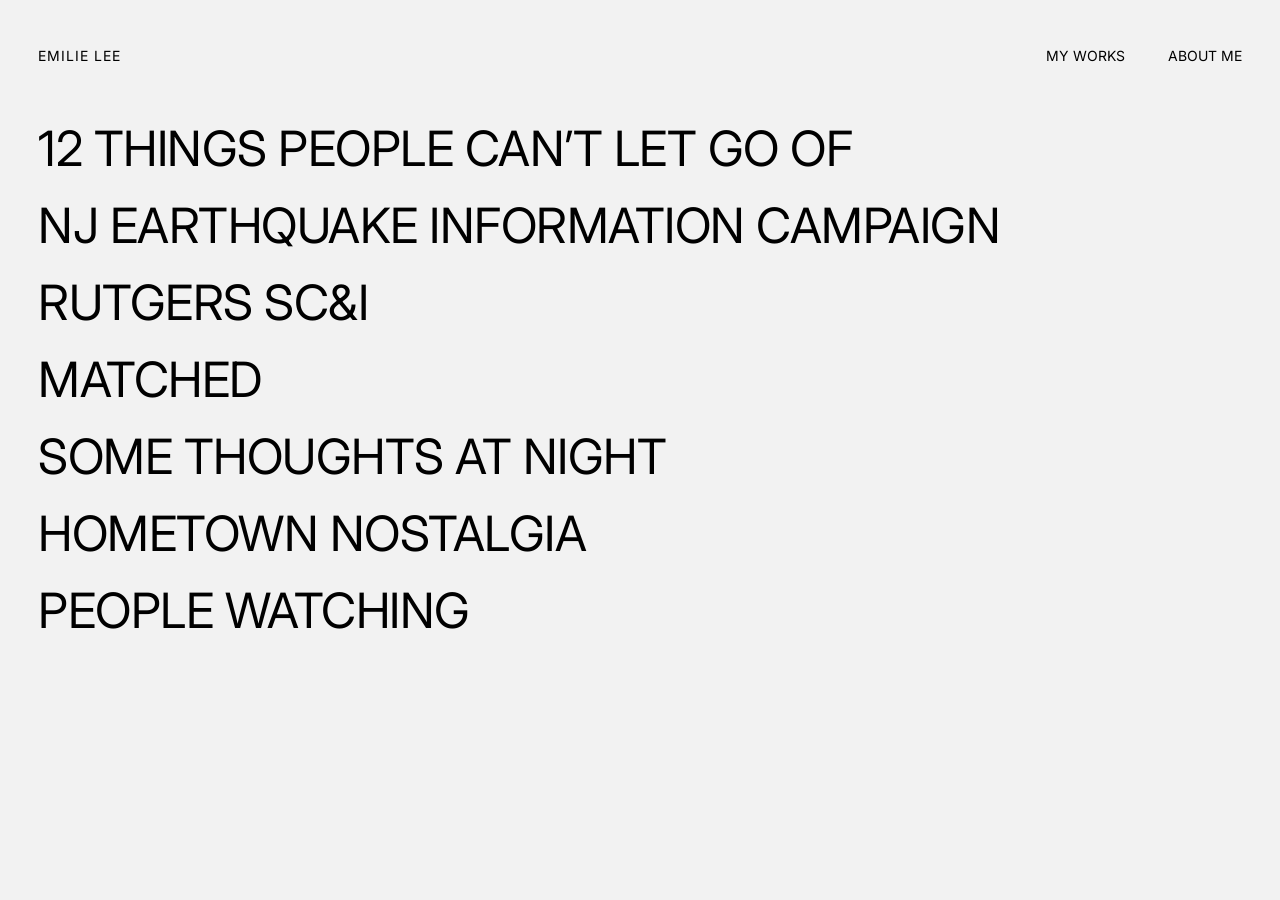
<file: index.html>
<!DOCTYPE html>
<html lang="en">
<head>
  <meta charset="UTF-8">
  <title>Emilie Lee</title>
  <link rel="stylesheet" href="style.css">
  <link href="https://fonts.googleapis.com/css2?family=Inter:wght@100;200;300;400;500&display=swap" rel="stylesheet">
</head>
<body>

  <div class="container">
    
    <header class="header">
      <div class="logo">EMILIE LEE</div>
      <nav class="nav">
        <a href="index.html">MY WORKS</a>
        <a href="aboutme.html">ABOUT ME</a>
      </nav>
    </header>

    <main class="content">
  <h1><a href="12things.html">12 THINGS PEOPLE CAN’T LET GO OF</a></h1>
  <h1><a href="njearthquake.html">NJ EARTHQUAKE INFORMATION CAMPAIGN</a></h1>
  <h1><a href="rusci.html">RUTGERS SC&amp;I</a></h1>
  <h1><a href="matched.html">MATCHED</a></h1>  
  <h1><a href="somethoughts.html">SOME THOUGHTS AT NIGHT</a></h1>
  <h1><a href="hometown.html">HOMETOWN NOSTALGIA</a></h1>
  <h1><a href="peoplewatching.html">PEOPLE WATCHING</a></h1>
    </main>
  </div>

</body>
</html>
</file>
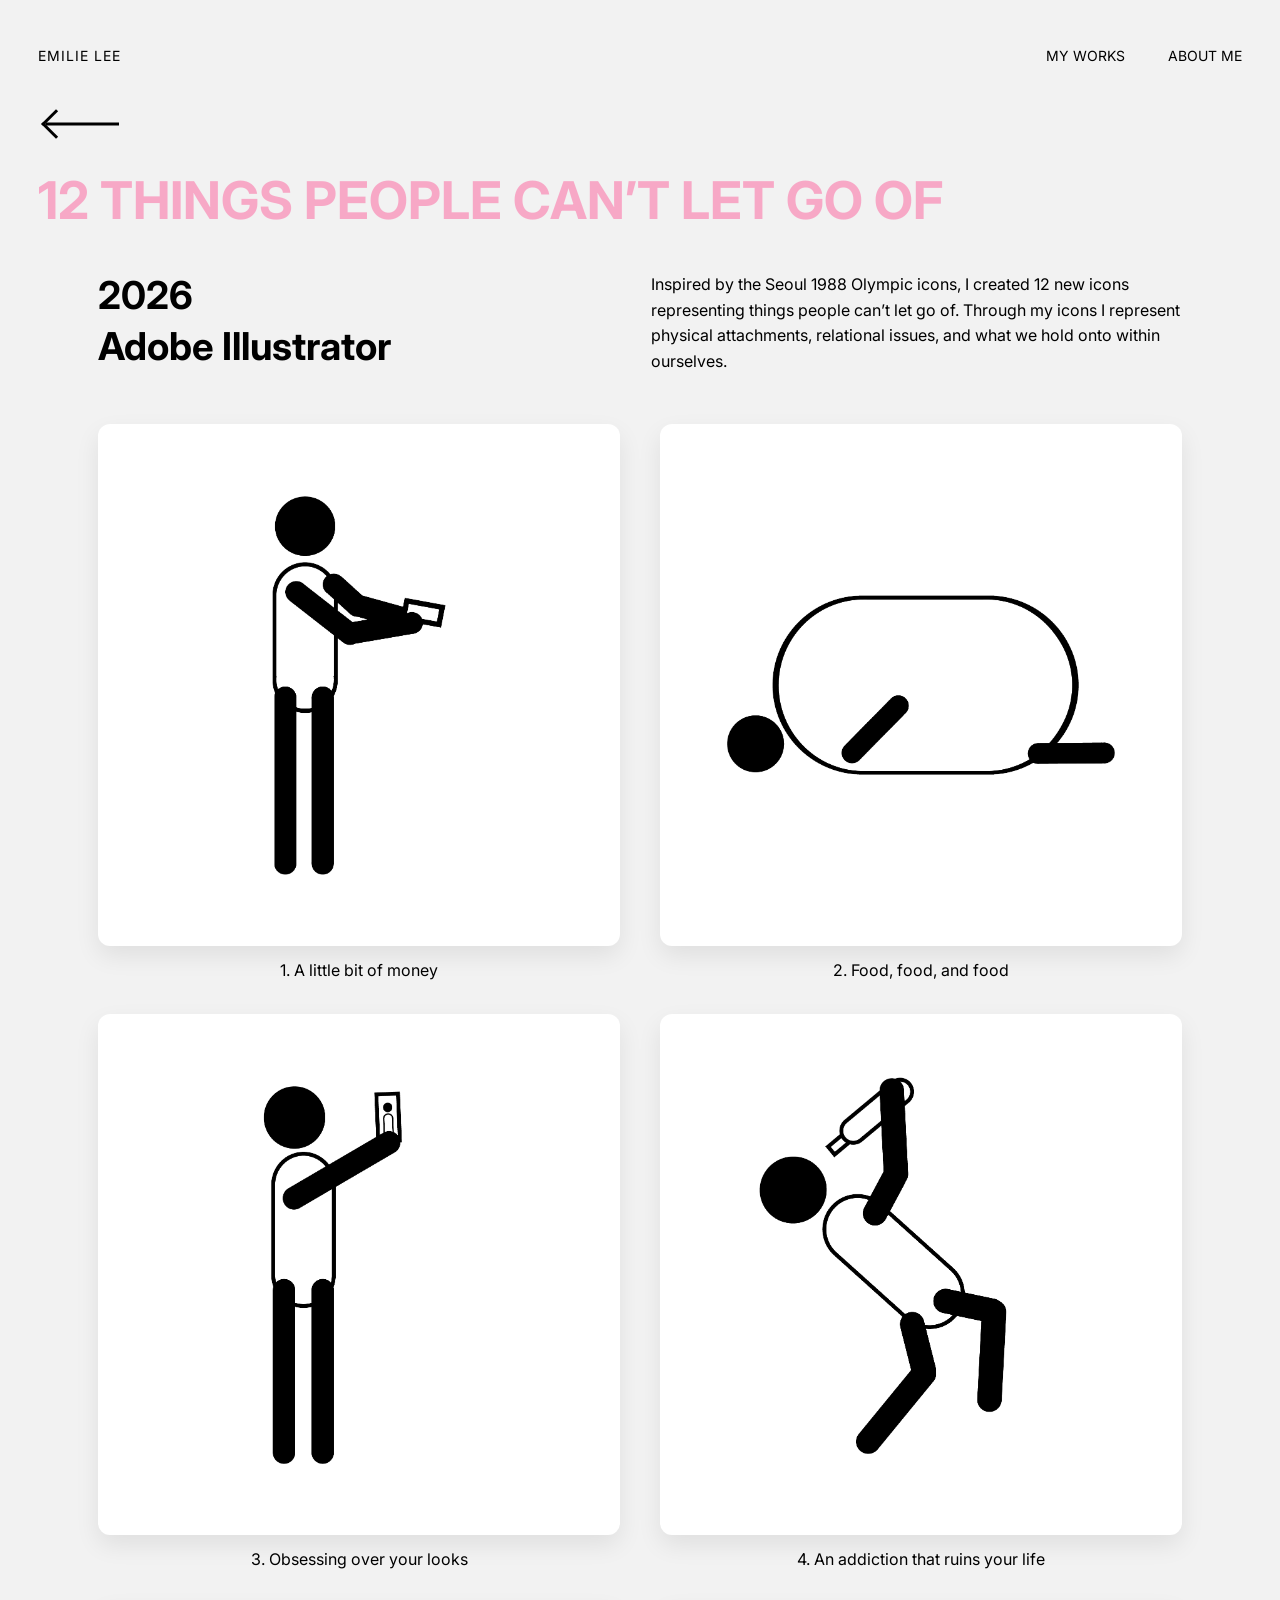
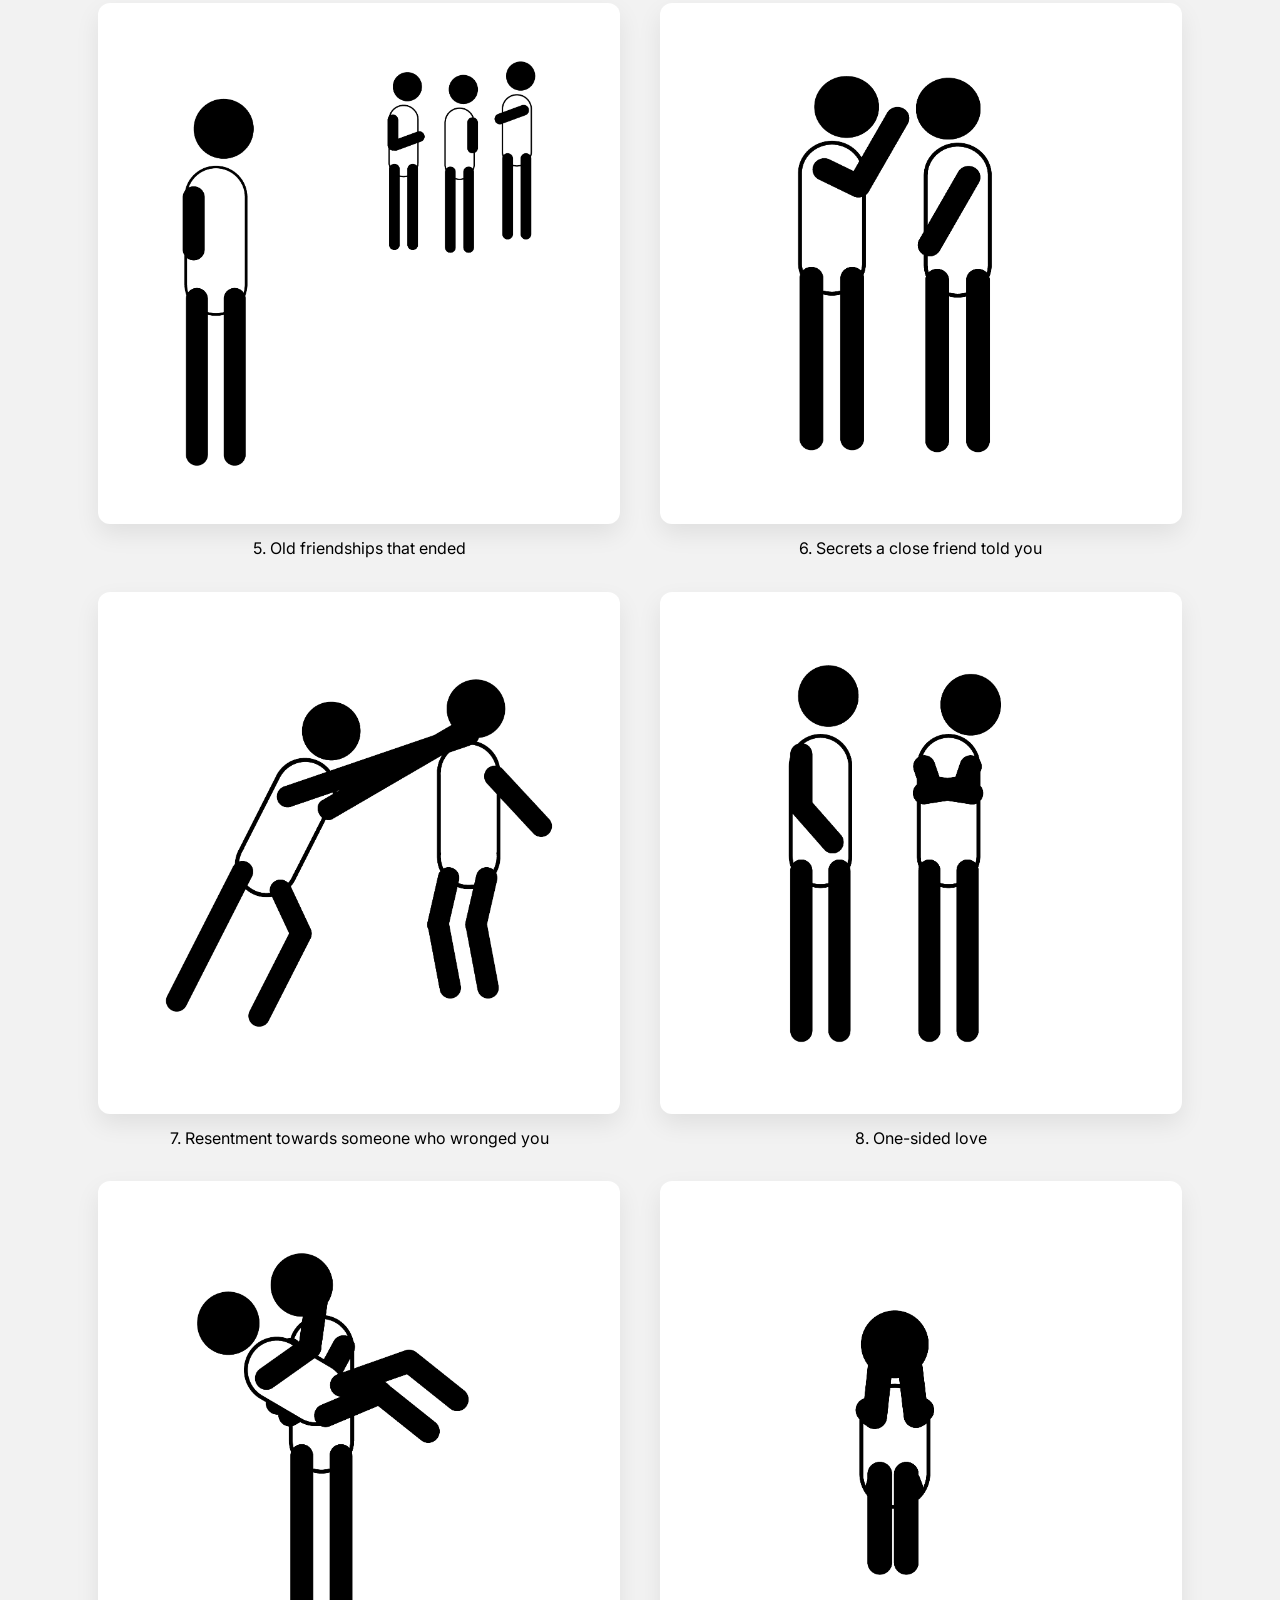
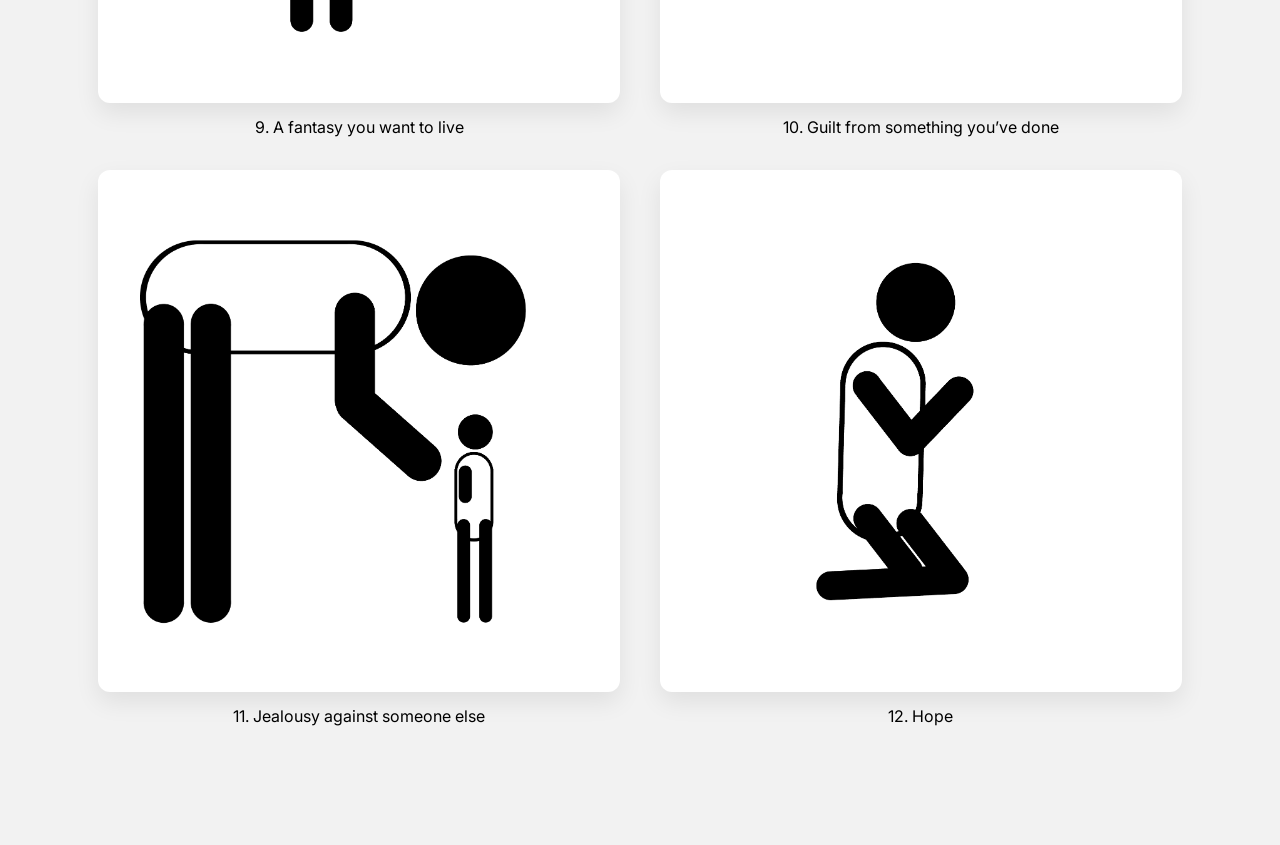
<file: 12things.html>
<!DOCTYPE html>
<html lang="en">
<head>
  <meta charset="UTF-8">
  <title>Emilie Lee</title>
  <link rel="stylesheet" href="style.css">
  <link href="https://fonts.googleapis.com/css2?family=Inter:wght@300;400;500;600&display=swap" rel="stylesheet">
</head>
<body>

  <div class="container">
    
    <header class="header">
      <div class="logo">EMILIE LEE</div>
      <nav class="nav">
        <a href="index.html">MY WORKS</a>
        <a href="aboutme.html">ABOUT ME</a>
      </nav>
    </header>

    <a href="index.html" class="back-arrow"></a>

    <header class="title">
    <h1>12 THINGS PEOPLE CAN’T LET GO OF</h1>
    </header>

    <div class="container2">

    <div class="content2">
      <div class="left">
        <h2>2026</h2>
        <h3>Adobe Illustrator</h3>
      </div>

      <div class="right">
        <p>
          Inspired by the Seoul 1988 Olympic icons, I created 12 new icons representing things people can’t let go of. 
          Through my icons I represent physical attachments, relational issues, and what we hold onto within ourselves.
        </p>
      </div>
    </div>

  <div class="image-grid">
      <div class="project">
        <div class="img-box">
          <img src="figure1.png" alt="Figure 1">
      </div>
      <p class="caption">1. A little bit of money</p>
    </div>

    <div class="project">
    <div class="img-box">
      <img src="figure2.png" alt="Figure 2">
    </div>
      <p class="caption">2. Food, food, and food</p>
    </div>
  </div>

 <div class="image-grid">
      <div class="project">
        <div class="img-box">
          <img src="figure3.png" alt="Figure 3">
      </div>
      <p class="caption">3. Obsessing over your looks</p>
    </div>

    <div class="project">
    <div class="img-box">
      <img src="figure4.png" alt="Figure 4">
    </div>
      <p class="caption">4. An addiction that ruins your life</p>
    </div>
  </div>

 <div class="image-grid">
      <div class="project">
        <div class="img-box">
          <img src="figure5.png" alt="Figure 5">
      </div>
      <p class="caption">5. Old friendships that ended</p>
    </div>

    <div class="project">
    <div class="img-box">
      <img src="figure6.png" alt="Figure 6">
    </div>
      <p class="caption">6. Secrets a close friend told you</p>
    </div>
  </div>

 <div class="image-grid">
      <div class="project">
        <div class="img-box">
          <img src="figure7.png" alt="Figure 7">
      </div>
      <p class="caption">7. Resentment towards someone who wronged you</p>
    </div>

    <div class="project">
    <div class="img-box">
      <img src="figure8.png" alt="Figure 8">
    </div>
      <p class="caption">8. One-sided love</p>
    </div>
  </div>

 <div class="image-grid">
      <div class="project">
        <div class="img-box">
          <img src="figure9.png" alt="Figure 9">
      </div>
      <p class="caption">9. A fantasy you want to live</p>
    </div>

    <div class="project">
    <div class="img-box">
      <img src="figure10.png" alt="Figure 10">
    </div>
      <p class="caption">10. Guilt from something you’ve done</p>
    </div>
  </div>

 <div class="image-grid">
      <div class="project">
        <div class="img-box">
          <img src="figure11.png" alt="Figure 11">
      </div>
      <p class="caption">11. Jealousy against someone else</p>
    </div>

    <div class="project">
    <div class="img-box">
      <img src="figure12.png" alt="Figure 12">
    </div>
      <p class="caption">12. Hope</p>
    </div>
  </div>

</div>
 

</body>
</html>
</file>
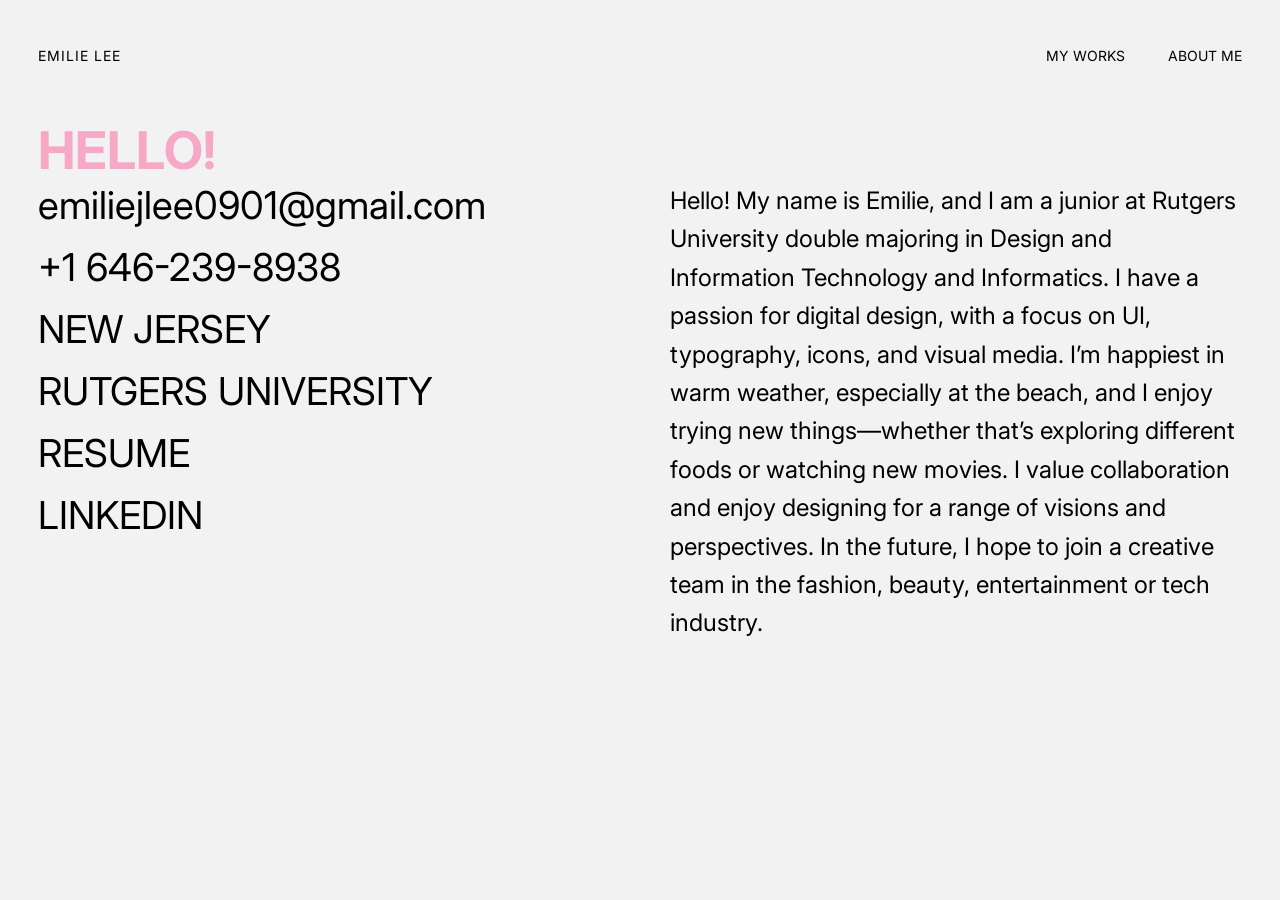
<file: aboutme.html>
<!DOCTYPE html>
<html lang="en">
<head>
  <meta charset="UTF-8">
  <title>Emilie Lee</title>
  <link rel="stylesheet" href="style.css">
  <link href="https://fonts.googleapis.com/css2?family=Inter:wght@300;400;500;600&display=swap" rel="stylesheet">
</head>
<body>

  <div class="container">
    
    <header class="header">
      <div class="logo">EMILIE LEE</div>
      <nav class="nav">
        <a href="index.html">MY WORKS</a>
        <a href="aboutme.html">ABOUT ME</a>
      </nav>
    </header>

    <header class="title">
    <h1>HELLO!</h1>
    </header>

    <div class="about-content">

      <div class="contact">
        <p>emiliejlee0901@gmail.com</p>
        <p>+1 646-239-8938</p>
        <p>NEW JERSEY</p>
        <p>RUTGERS UNIVERSITY</p>
        <p>RESUME</p>
        <p>LINKEDIN</p>
      </div>

      <div class="description">
        <p>
          Hello! My name is Emilie, and I am a junior at Rutgers University double majoring in Design and Information Technology and Informatics.
          I have a passion for digital design, with a focus on UI, typography, icons, and visual media.
          I’m happiest in warm weather, especially at the beach, and I enjoy trying new things—whether that’s exploring different foods or watching new movies.
          I value collaboration and enjoy designing for a range of visions and perspectives.
          In the future, I hope to join a creative team in the fashion, beauty, entertainment or tech industry.
        </p>
      </div>

    </div>

  </div>

</body>
</html>

</body>
</html>
</file>
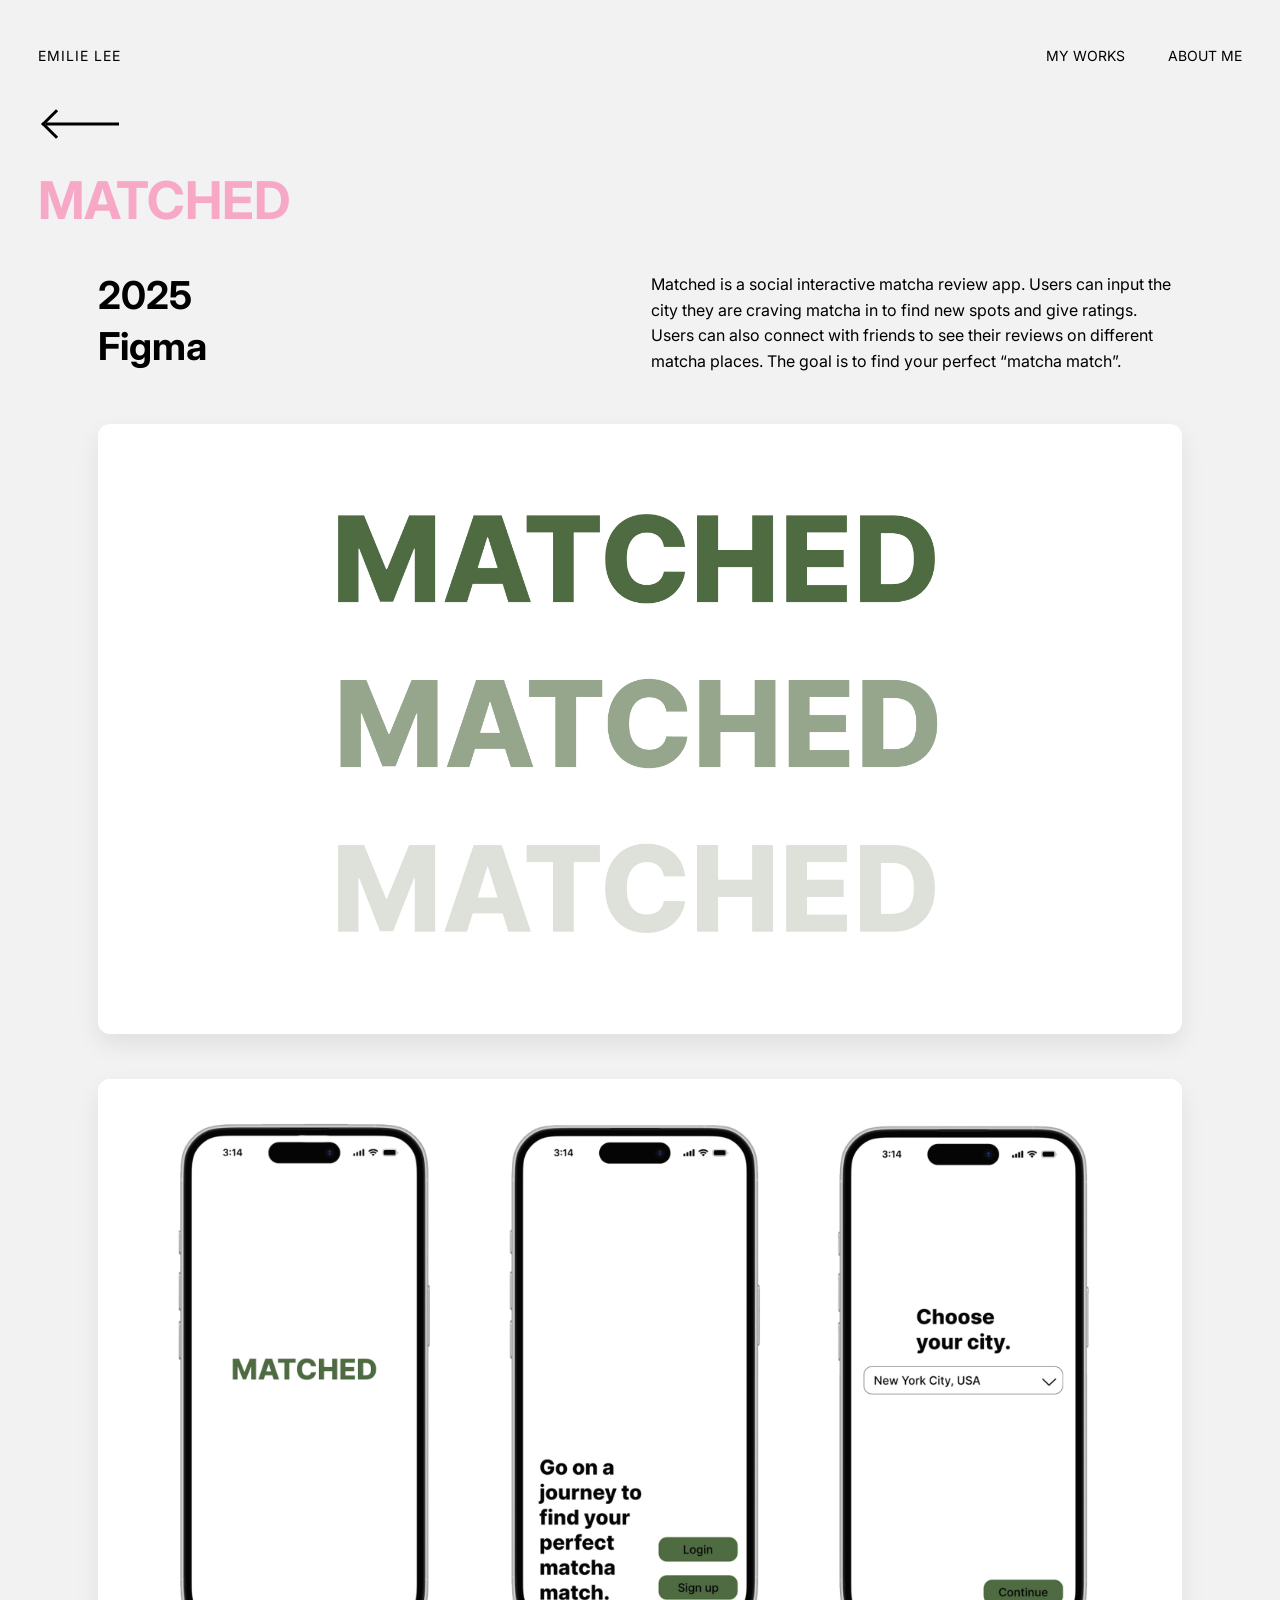
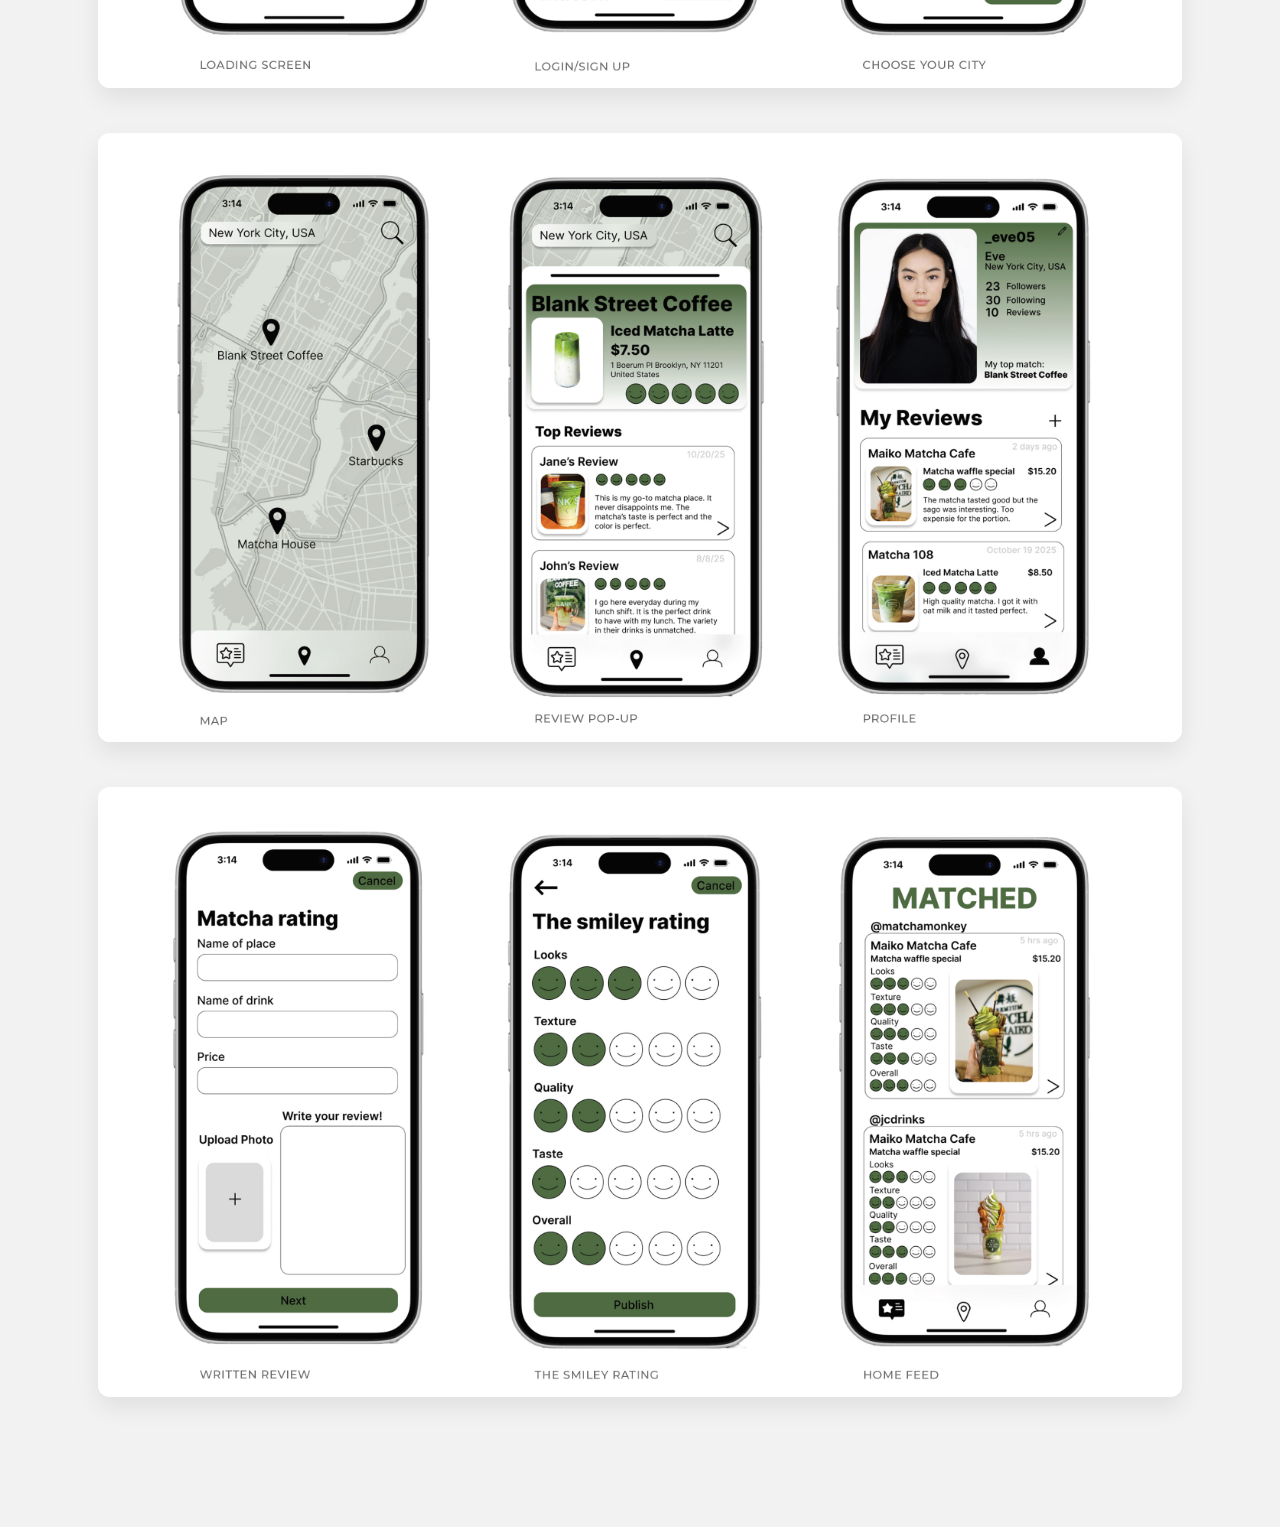
<file: matched.html>
<!DOCTYPE html>
<html lang="en">
<head>
  <meta charset="UTF-8">
  <title>Emilie Lee</title>
  <link rel="stylesheet" href="style.css">
  <link href="https://fonts.googleapis.com/css2?family=Inter:wght@300;400;500;600&display=swap" rel="stylesheet">
</head>
<body>

  <div class="container">
    
    <header class="header">
      <div class="logo">EMILIE LEE</div>
      <nav class="nav">
        <a href="index.html">MY WORKS</a>
        <a href="aboutme.html">ABOUT ME</a>
      </nav>
    </header>

      <a href="index.html" class="back-arrow"></a>

    <header class="title">
    <h1>MATCHED</h1>
    </header>

    <div class="container2">

    <div class="content2">
      <div class="left">
        <h2>2025</h2>
        <h3>Figma</h3>
      </div>

      <div class="right">
        <p>
          Matched is a social interactive matcha review app. Users can input the city they are craving 
          matcha in to find new spots and give ratings. Users can also connect with friends to see their 
          reviews on different matcha places. The goal is to find your perfect “matcha match”.
        </p>
      </div>
    </div>

    <div class="image-grid">
      <div class="img-box2">
        <img src="matched_title.jpg" alt="Matched">
      </div>
    </div>

    <div class="image-grid">
      <div class="img-box2">
        <img src="matched1.jpg" alt="Matched">
      </div>
    </div>

    <div class="image-grid">
      <div class="img-box2">
        <img src="matched2.jpg" alt="Matched">
      </div>
    </div>

    <div class="image-grid">
      <div class="img-box2">
        <img src="matched3.jpg" alt="Matched">
      </div>
    </div>

  </div>
 

</body>
</html>
</file>
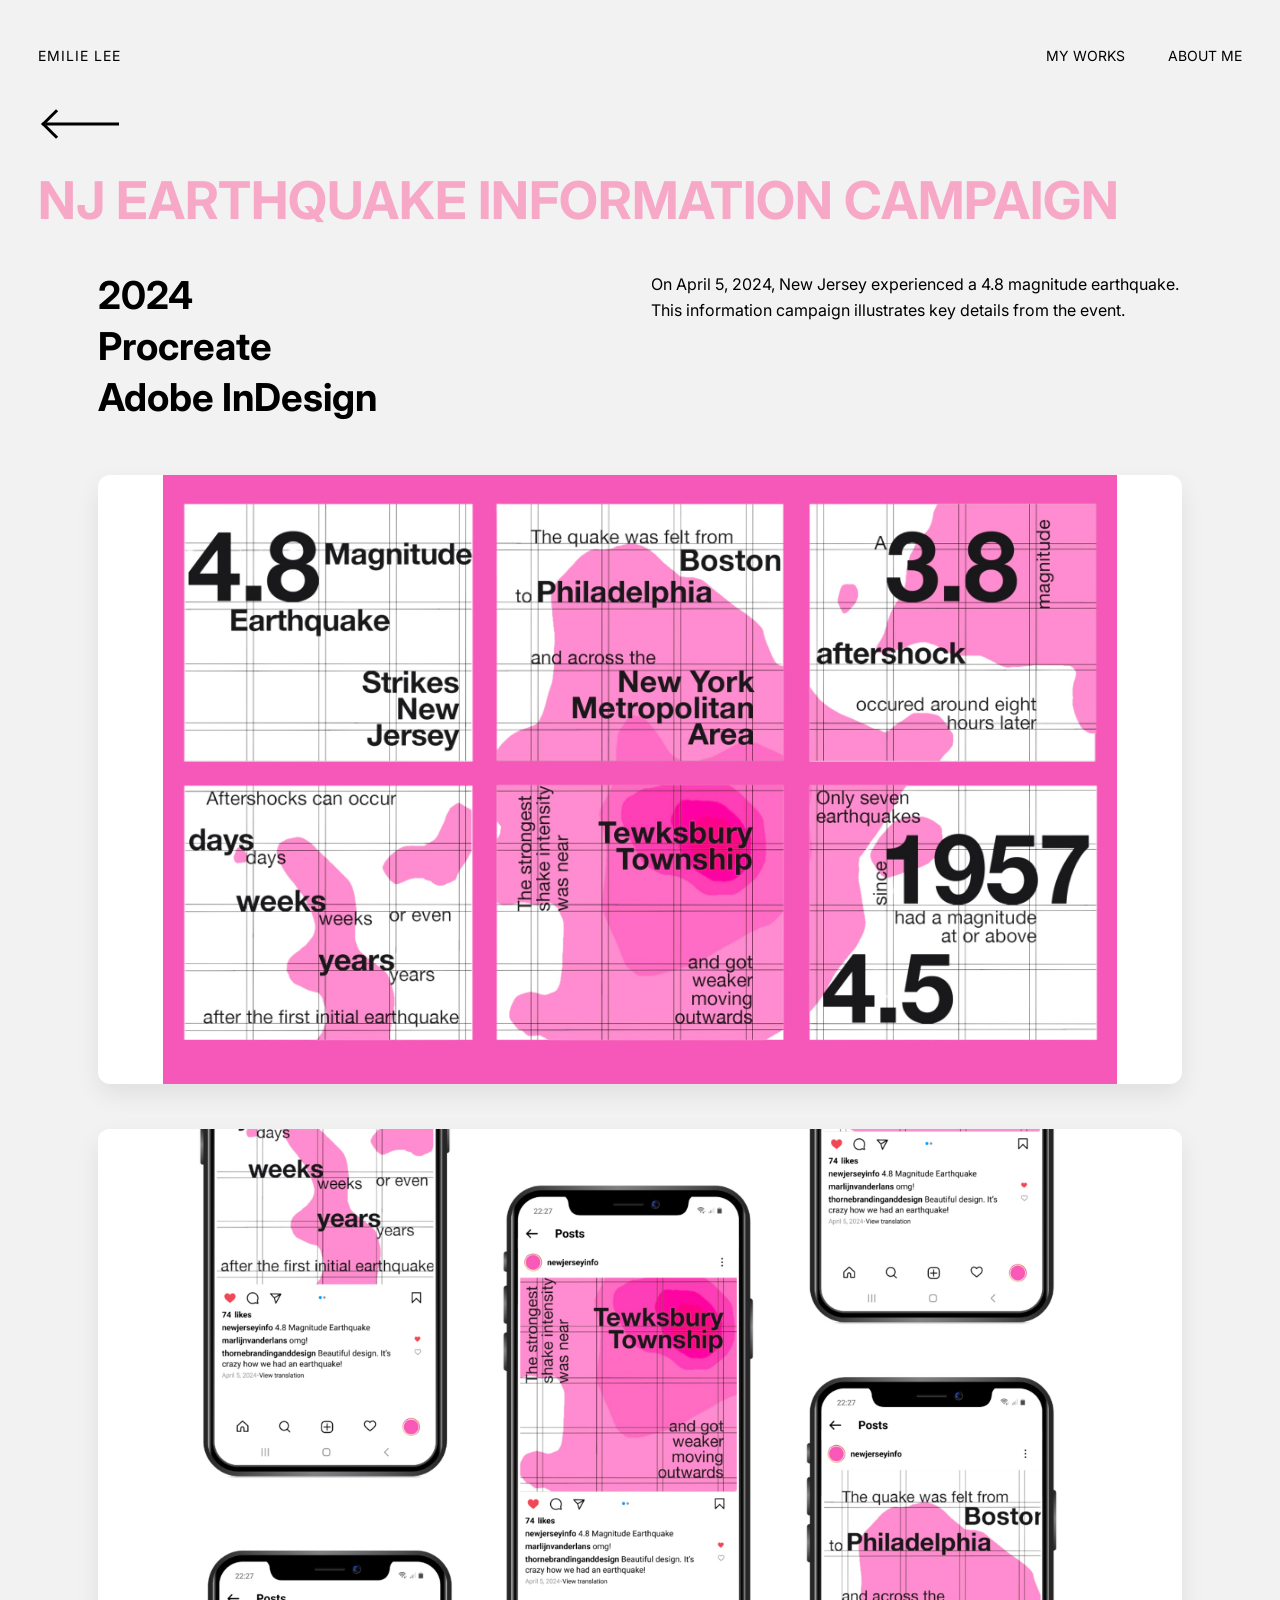
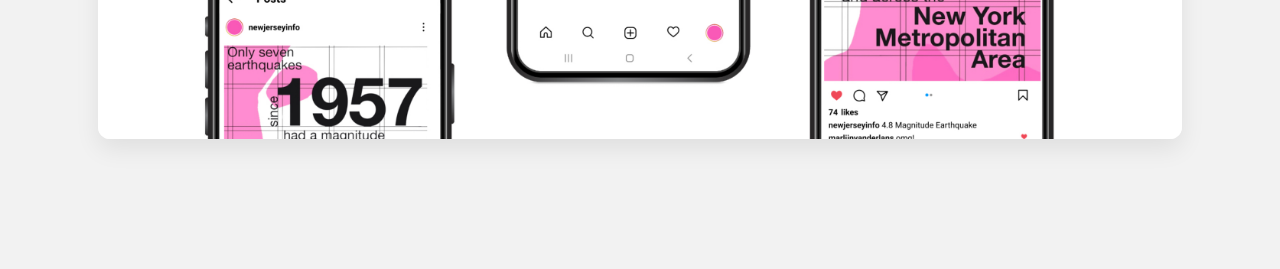
<file: njearthquake.html>
<!DOCTYPE html>
<html lang="en">
<head>
  <meta charset="UTF-8">
  <title>Emilie Lee</title>
  <link rel="stylesheet" href="style.css">
  <link href="https://fonts.googleapis.com/css2?family=Inter:wght@300;400;500;600&display=swap" rel="stylesheet">
</head>
<body>

  <div class="container">
    
    <header class="header">
      <div class="logo">EMILIE LEE</div>
      <nav class="nav">
        <a href="index.html">MY WORKS</a>
        <a href="aboutme.html">ABOUT ME</a>
      </nav>
    </header>

      <a href="index.html" class="back-arrow"></a>

    <header class="title">
    <h1>NJ EARTHQUAKE INFORMATION CAMPAIGN</h1>
    </header>

    <div class="container2">

    <div class="content2">
      <div class="left">
        <h2>2024</h2>
        <h3>Procreate</h3>
        <h4>Adobe InDesign</h4>
      </div>

      <div class="right">
        <p>
          On April 5, 2024, New Jersey experienced a 4.8 magnitude earthquake. 
          This information campaign illustrates key details from the event. 
        </p>
      </div>
    </div>

    <div class="image-grid">
      <div class="img-box2">
        <img src="earthquake_full.jpg" alt="Informational campaign">
      </div>
    </div>

    <div class="image-grid">
      <div class="img-box2">
        <img src="earthquake_mockup.jpg" alt="Mockup">
      </div>
    </div>

  </div>
 

</body>
</html>
</file>
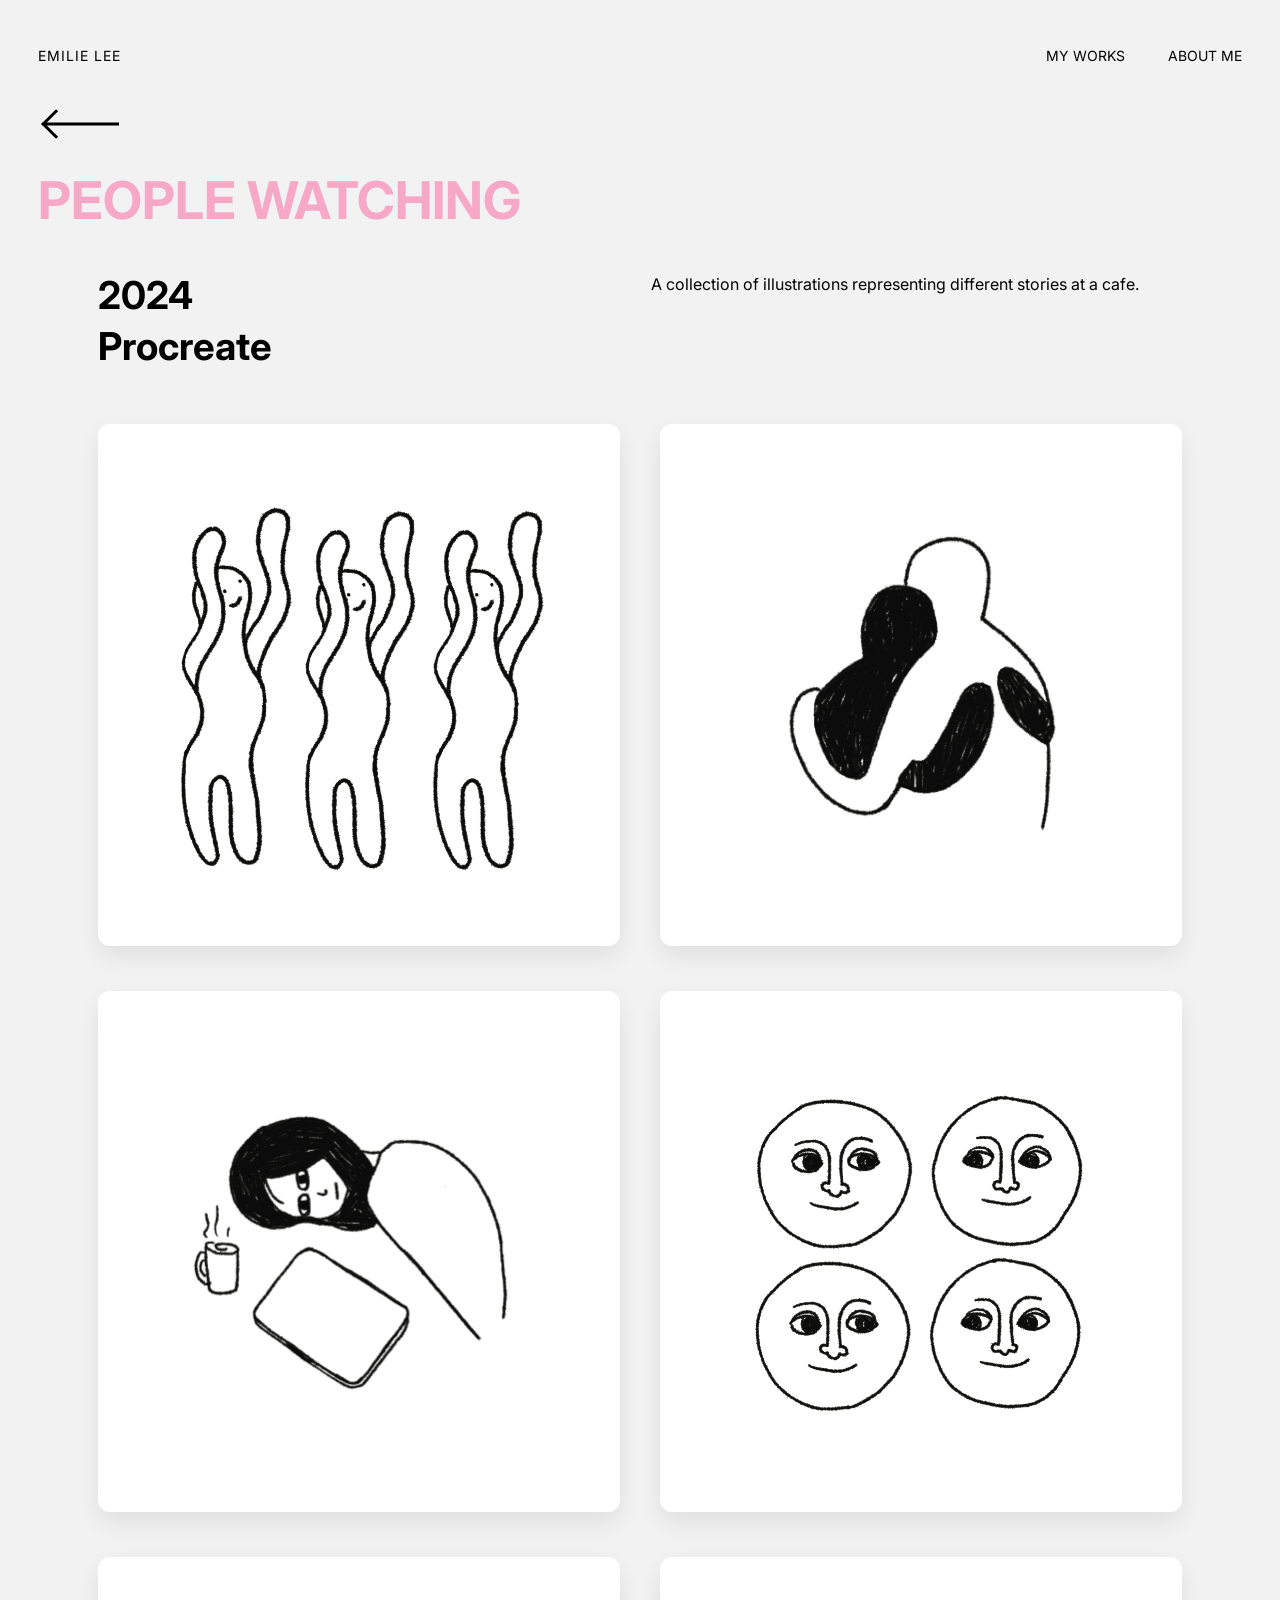
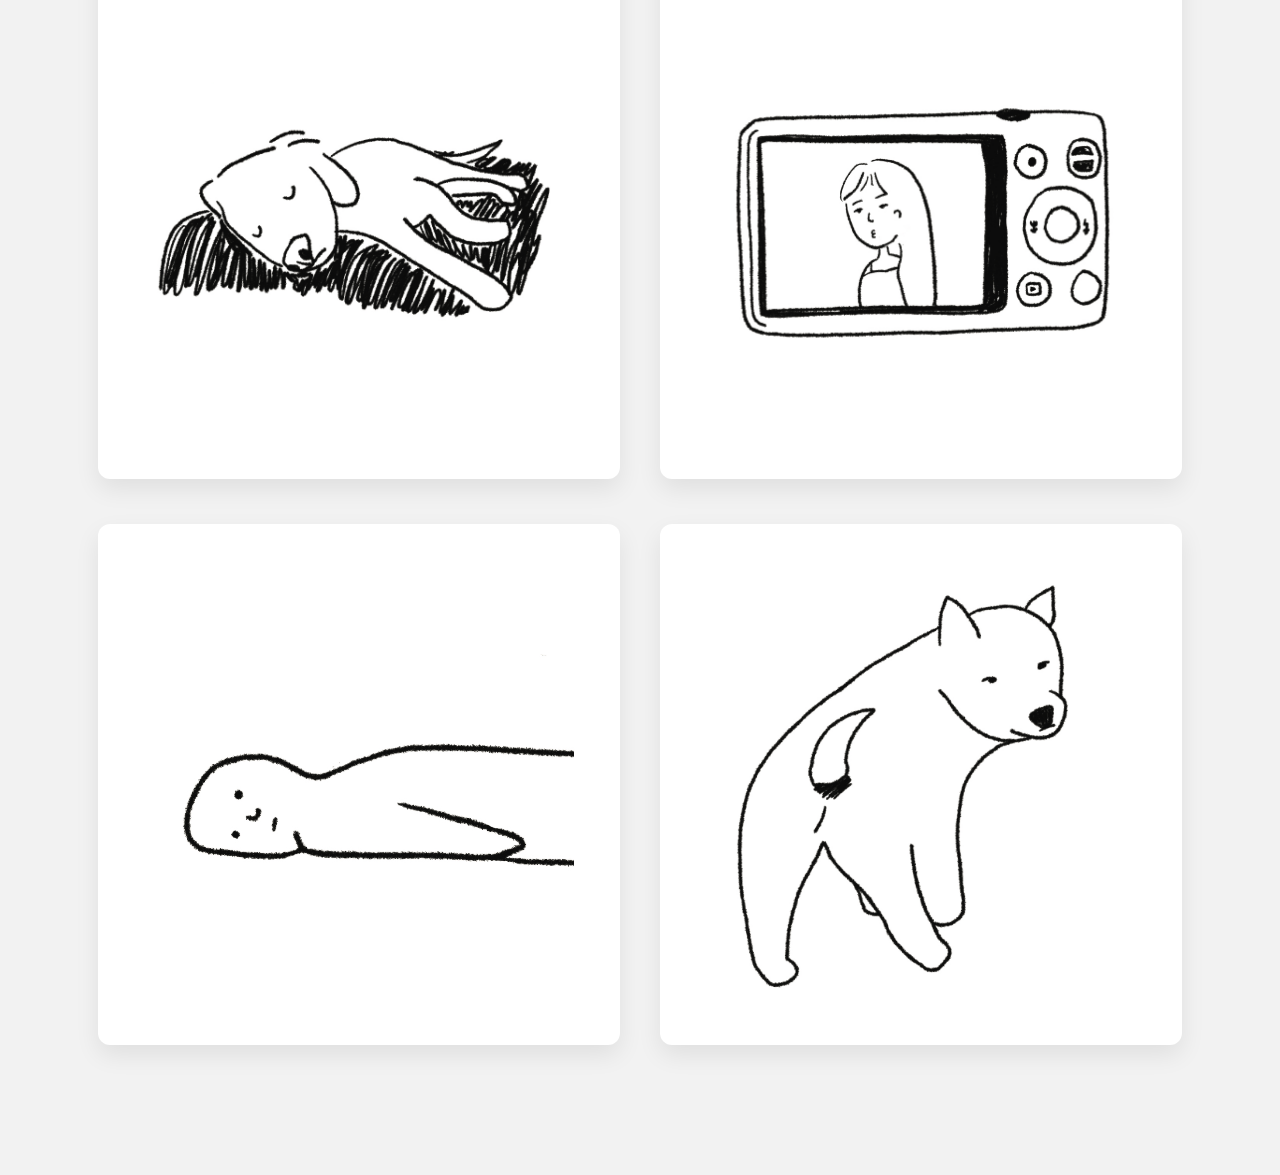
<file: peoplewatching.html>
<!DOCTYPE html>
<html lang="en">
<head>
  <meta charset="UTF-8">
  <title>Emilie Lee</title>
  <link rel="stylesheet" href="style.css">
  <link href="https://fonts.googleapis.com/css2?family=Inter:wght@300;400;500;600&display=swap" rel="stylesheet">
</head>
<body>

  <div class="container">
    
    <header class="header">
      <div class="logo">EMILIE LEE</div>
      <nav class="nav">
        <a href="index.html">MY WORKS</a>
        <a href="aboutme.html">ABOUT ME</a>
      </nav>
    </header>

      <a href="index.html" class="back-arrow"></a>

    <header class="title">
    <h1>PEOPLE WATCHING</h1>
    </header>

    <div class="container2">

    <div class="content2">
      <div class="left">
        <h2>2024</h2>
        <h3>Procreate</h3>
      </div>

      <div class="right">
        <p>
          A collection of illustrations representing different stories at a cafe.
        </p>
      </div>
    </div>

    <div class="image-grid">
      <div class="img-box5">
        <img src="drawing1.jpg" alt="Illustration">
      </div>
      <div class="img-box5">
        <img src="drawing2.jpg" alt="Illustration">
      </div>
    </div>

    <div class="image-grid">
      <div class="img-box5">
        <img src="drawing3.jpg" alt="Illustration">
      </div>
      <div class="img-box5">
        <img src="drawing4.jpg" alt="Illustration">
      </div>
    </div>

    <div class="image-grid">
      <div class="img-box5">
        <img src="drawing5.jpg" alt="Illustration">
      </div>
      <div class="img-box5">
        <img src="drawing6.jpg" alt="Illustration">
      </div>
    </div>

    <div class="image-grid">
      <div class="img-box5">
        <img src="drawing7.jpg" alt="Illustration">
      </div>
      <div class="img-box5">
        <img src="drawing8.jpg" alt="Illustration">
      </div>
    </div>

  </div>
 

</body>
</html>
</file>
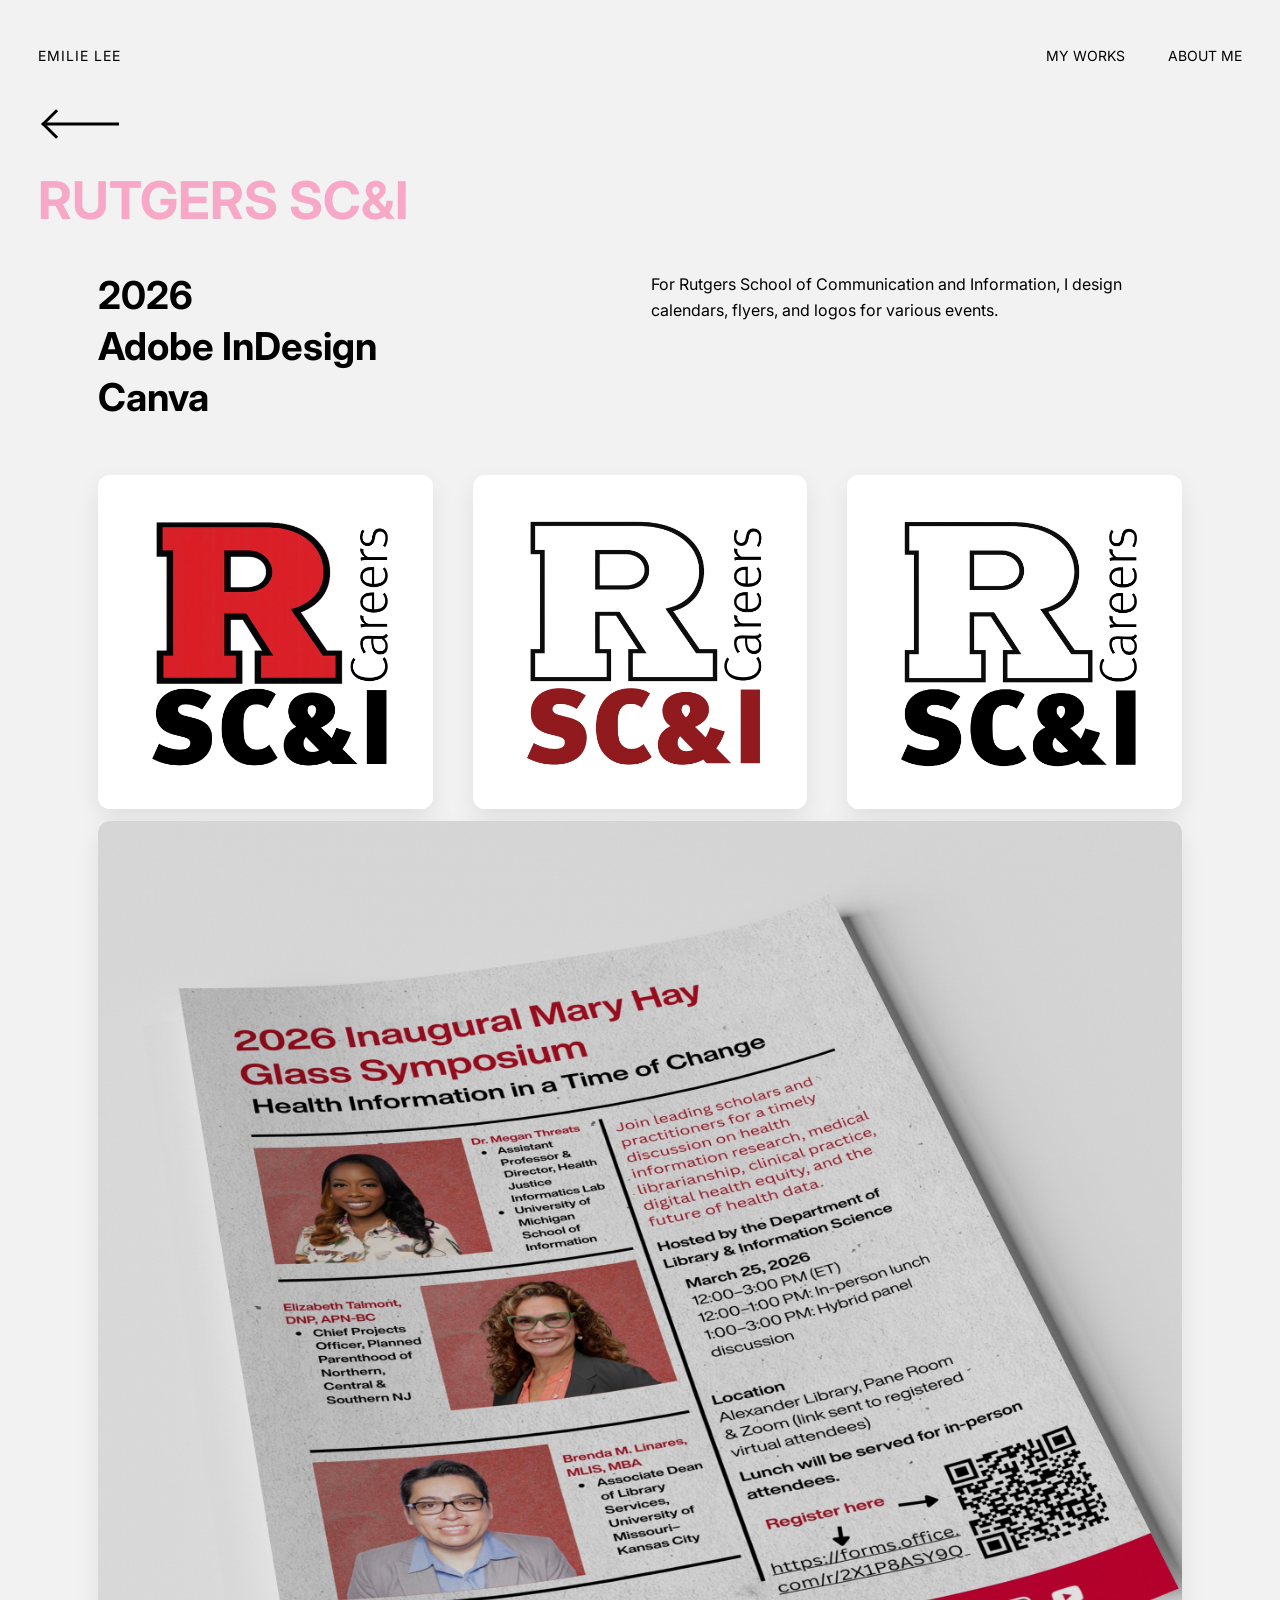
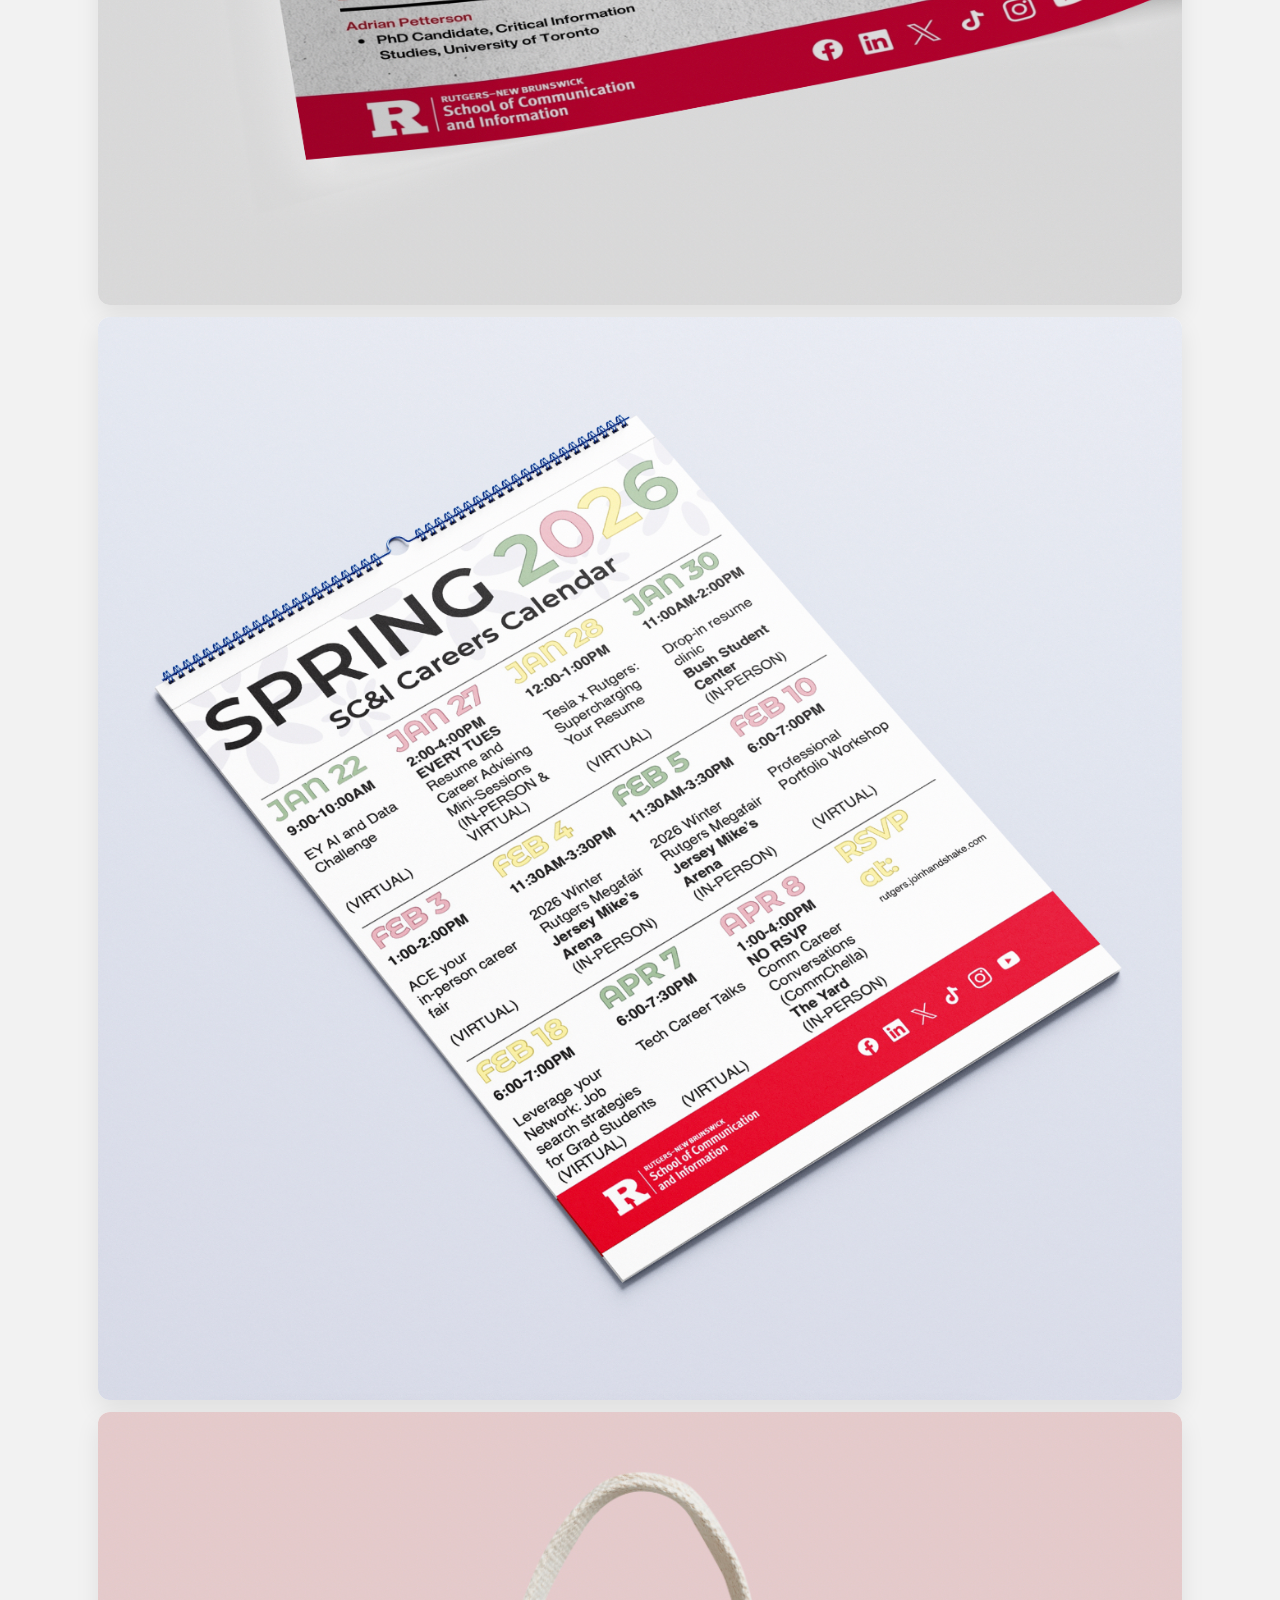
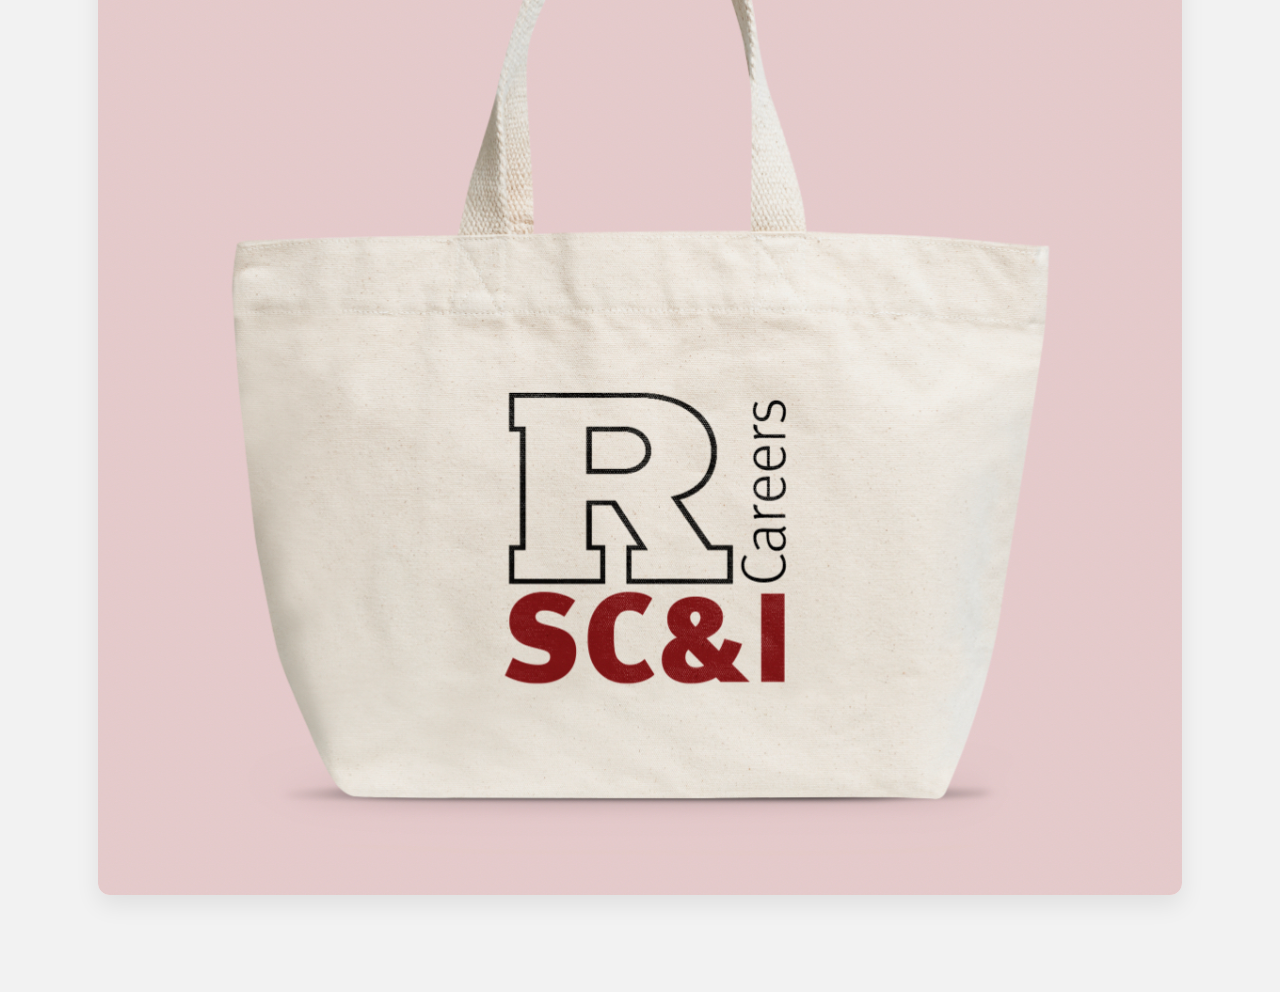
<file: rusci.html>
<!DOCTYPE html>
<html lang="en">
<head>
  <meta charset="UTF-8">
  <title>Emilie Lee</title>
  <link rel="stylesheet" href="style.css">
  <link href="https://fonts.googleapis.com/css2?family=Inter:wght@300;400;500;600&display=swap" rel="stylesheet">
</head>
<body>

  <div class="container">
    
    <header class="header">
      <div class="logo">EMILIE LEE</div>
      <nav class="nav">
        <a href="index.html">MY WORKS</a>
        <a href="aboutme.html">ABOUT ME</a>
      </nav>
    </header>

        <a href="index.html" class="back-arrow"></a>

    <header class="title">
    <h1>RUTGERS SC&amp;I</h1>
    </header>

    
    <div class="container2">

    <div class="content2">
      <div class="left">
        <h2>2026</h2>
        <h3>Adobe InDesign</h3>
        <h4>Canva</h4>
      </div>

      <div class="right">
        <p>
          For Rutgers School of Communication and Information, I design calendars, flyers, and logos for various events. 
        </p>
      </div>
    </div>

    <div class="image-grid">
      <div class="img-box">
        <img src="logo1.jpg" alt="Logo 1">
      </div>
      <div class="img-box">
        <img src="logo2.jpg" alt="Logo 2">
      </div>
      <div class="img-box">
        <img src="logo3.jpg" alt="Logo 3">
      </div>
    </div>

    <div class="image-grid">
      <div class="img-box">
        <img src="flyer.jpg" alt="Flyer">
      </div>
    </div>

    <div class="image-grid">
      <div class="img-box">
        <img src="springcalendar_mockup.jpg" alt="Calendar">
      </div>
    </div>

    <div class="image-grid">
      <div class="img-box">
        <img src="tote_bag.jpg" alt="Mockup">
      </div>
    </div>

  </div>
 

</body>
</html>
</file>
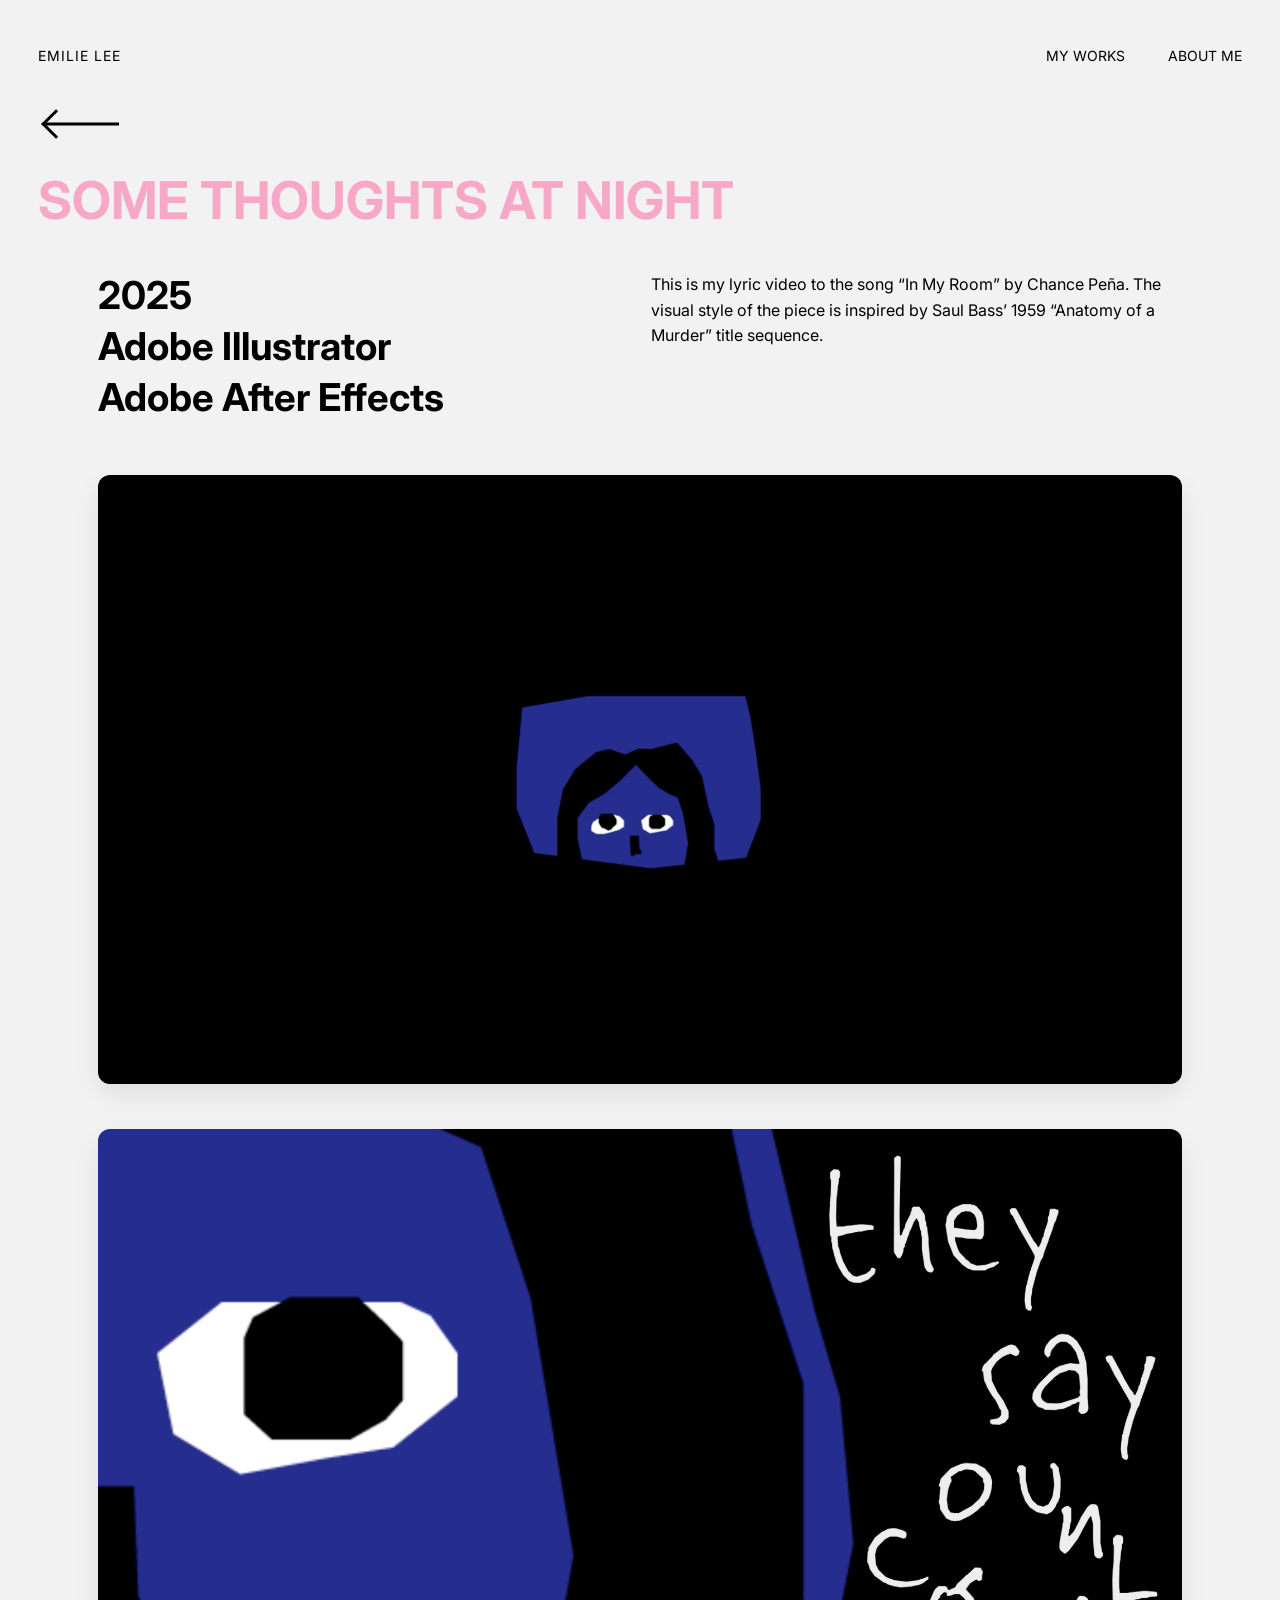
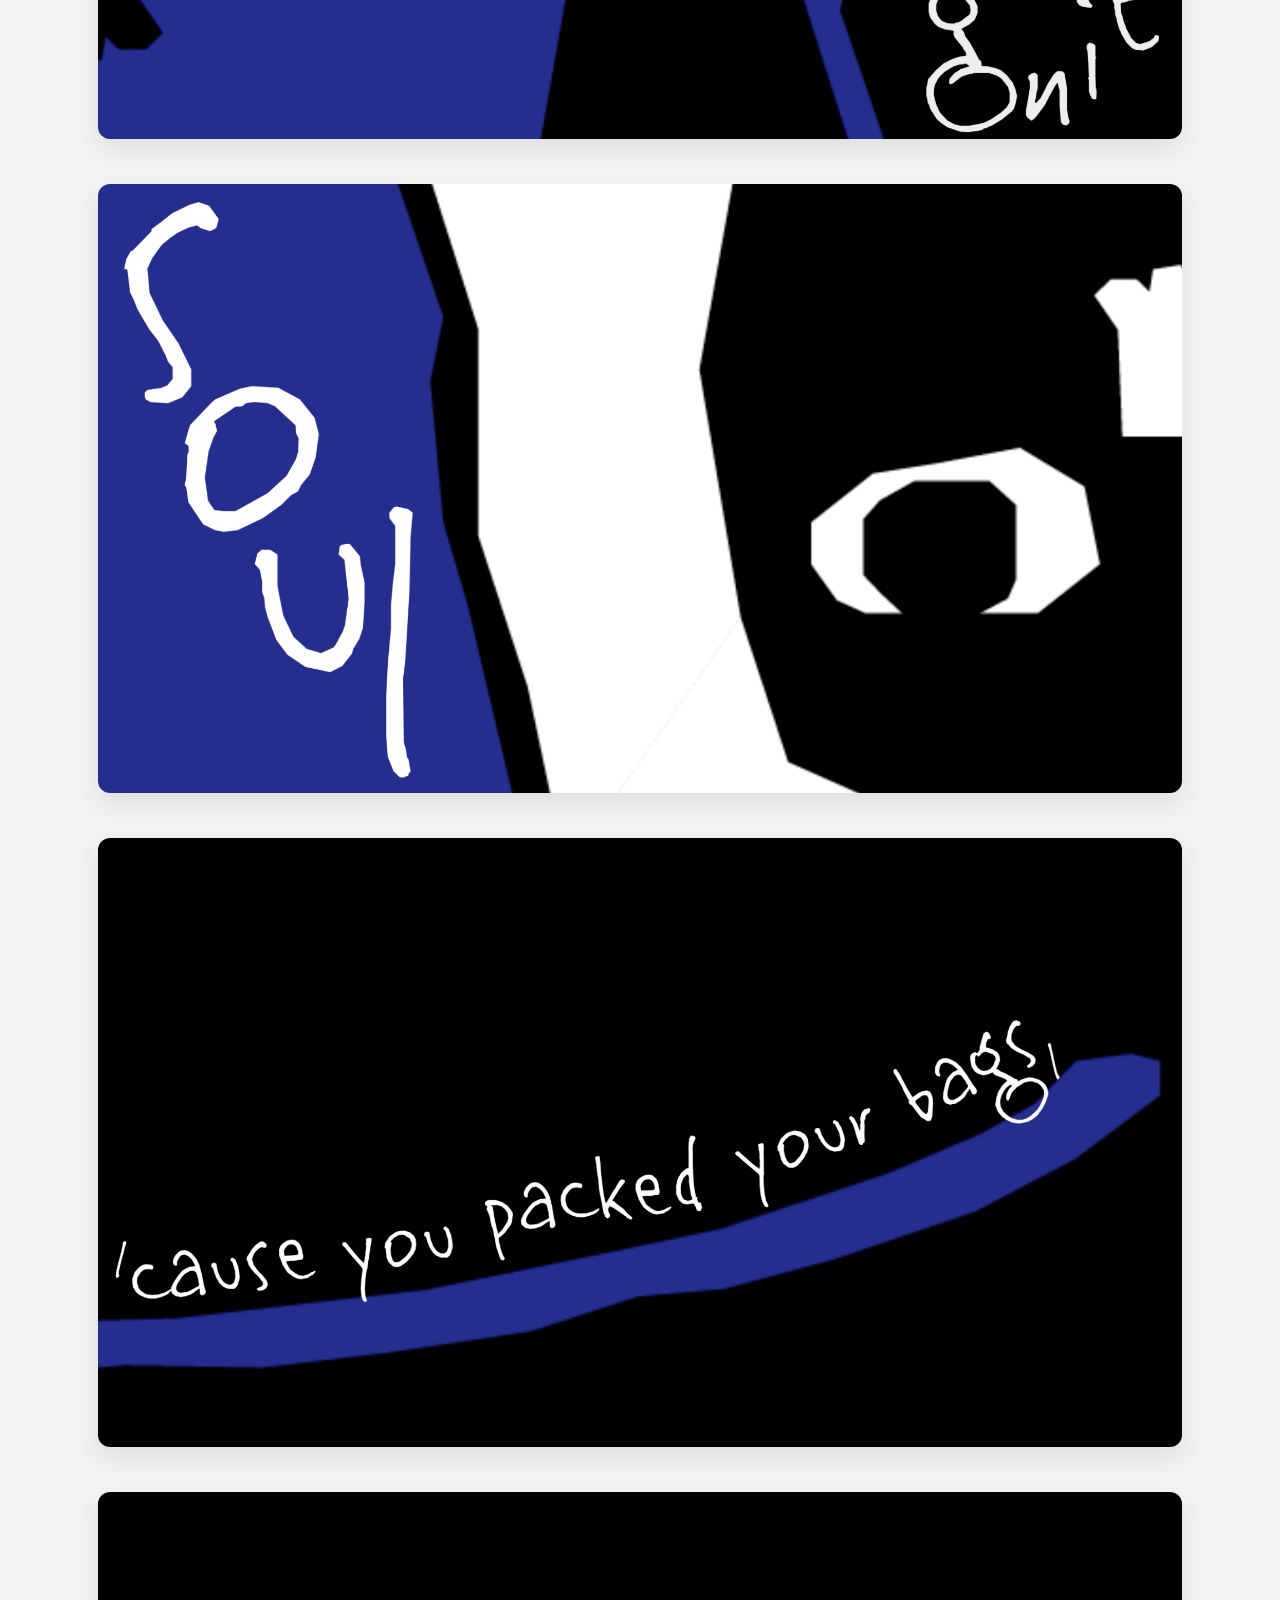
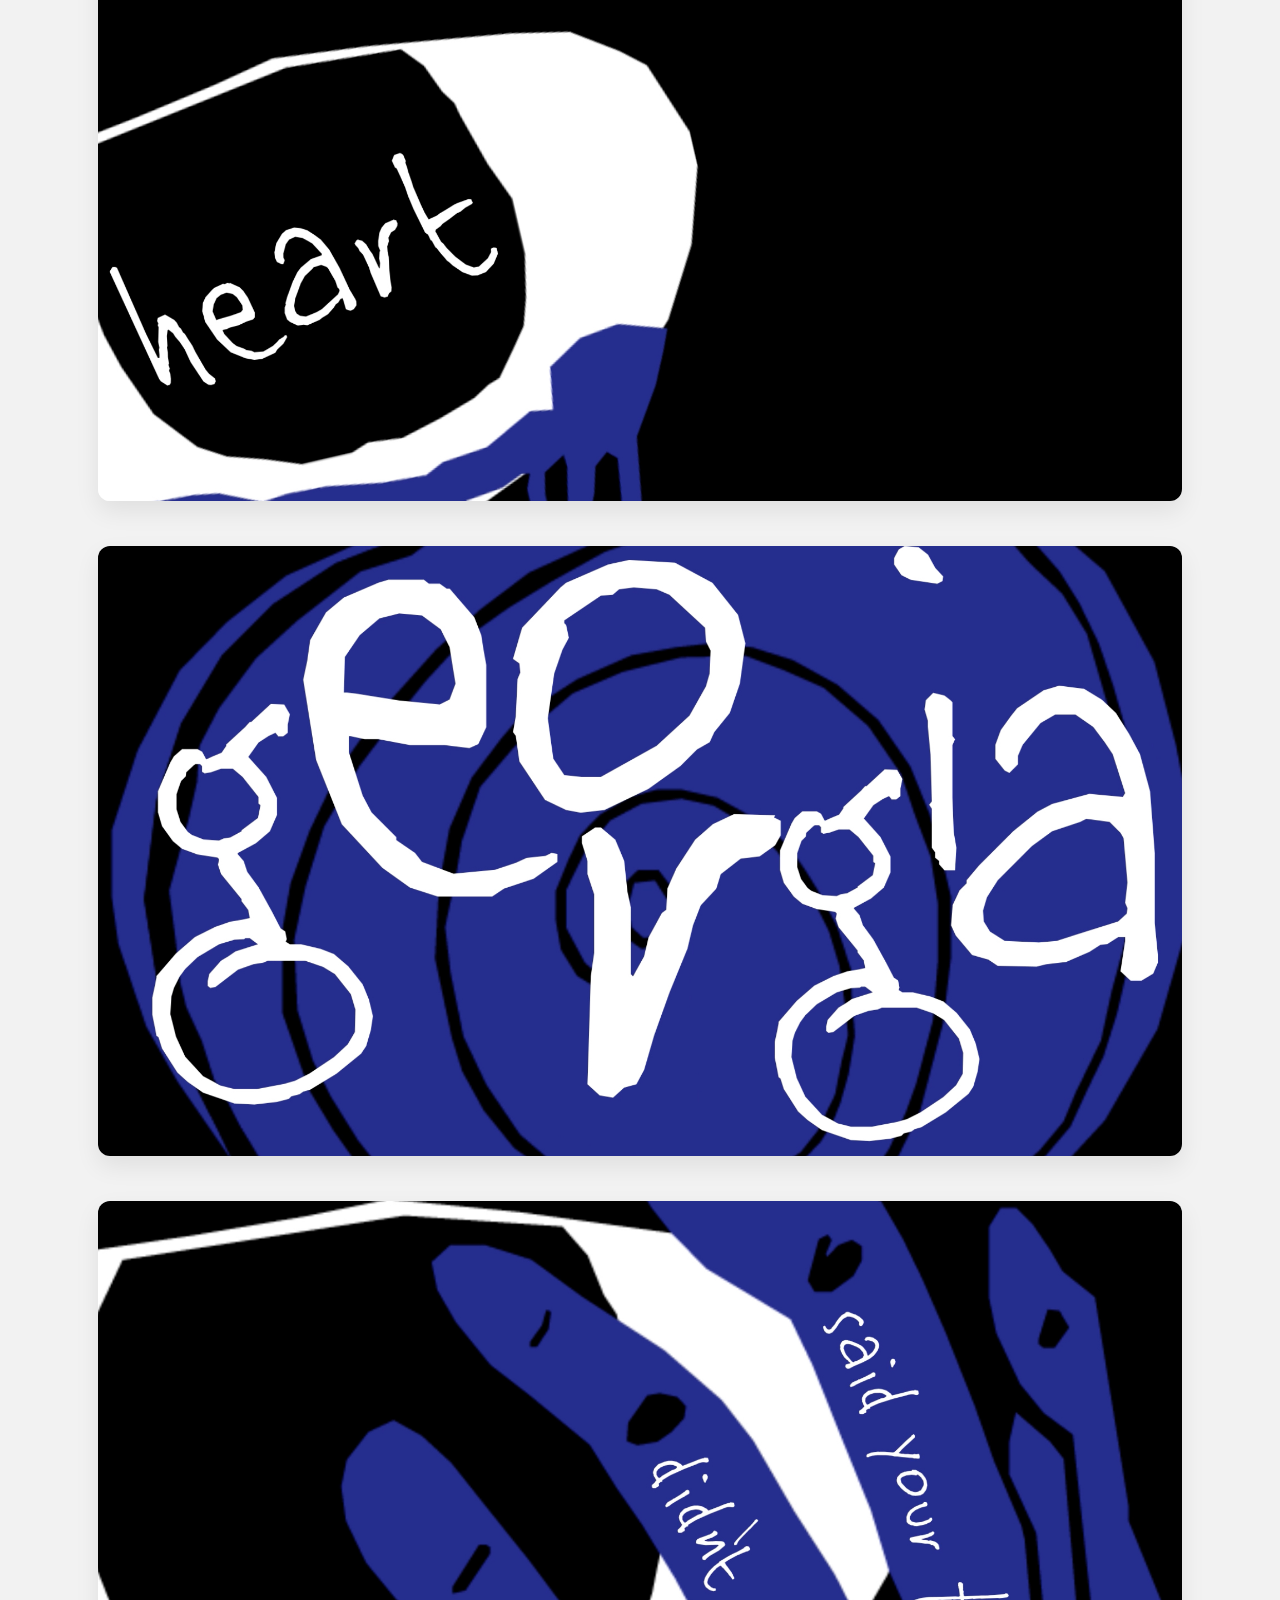
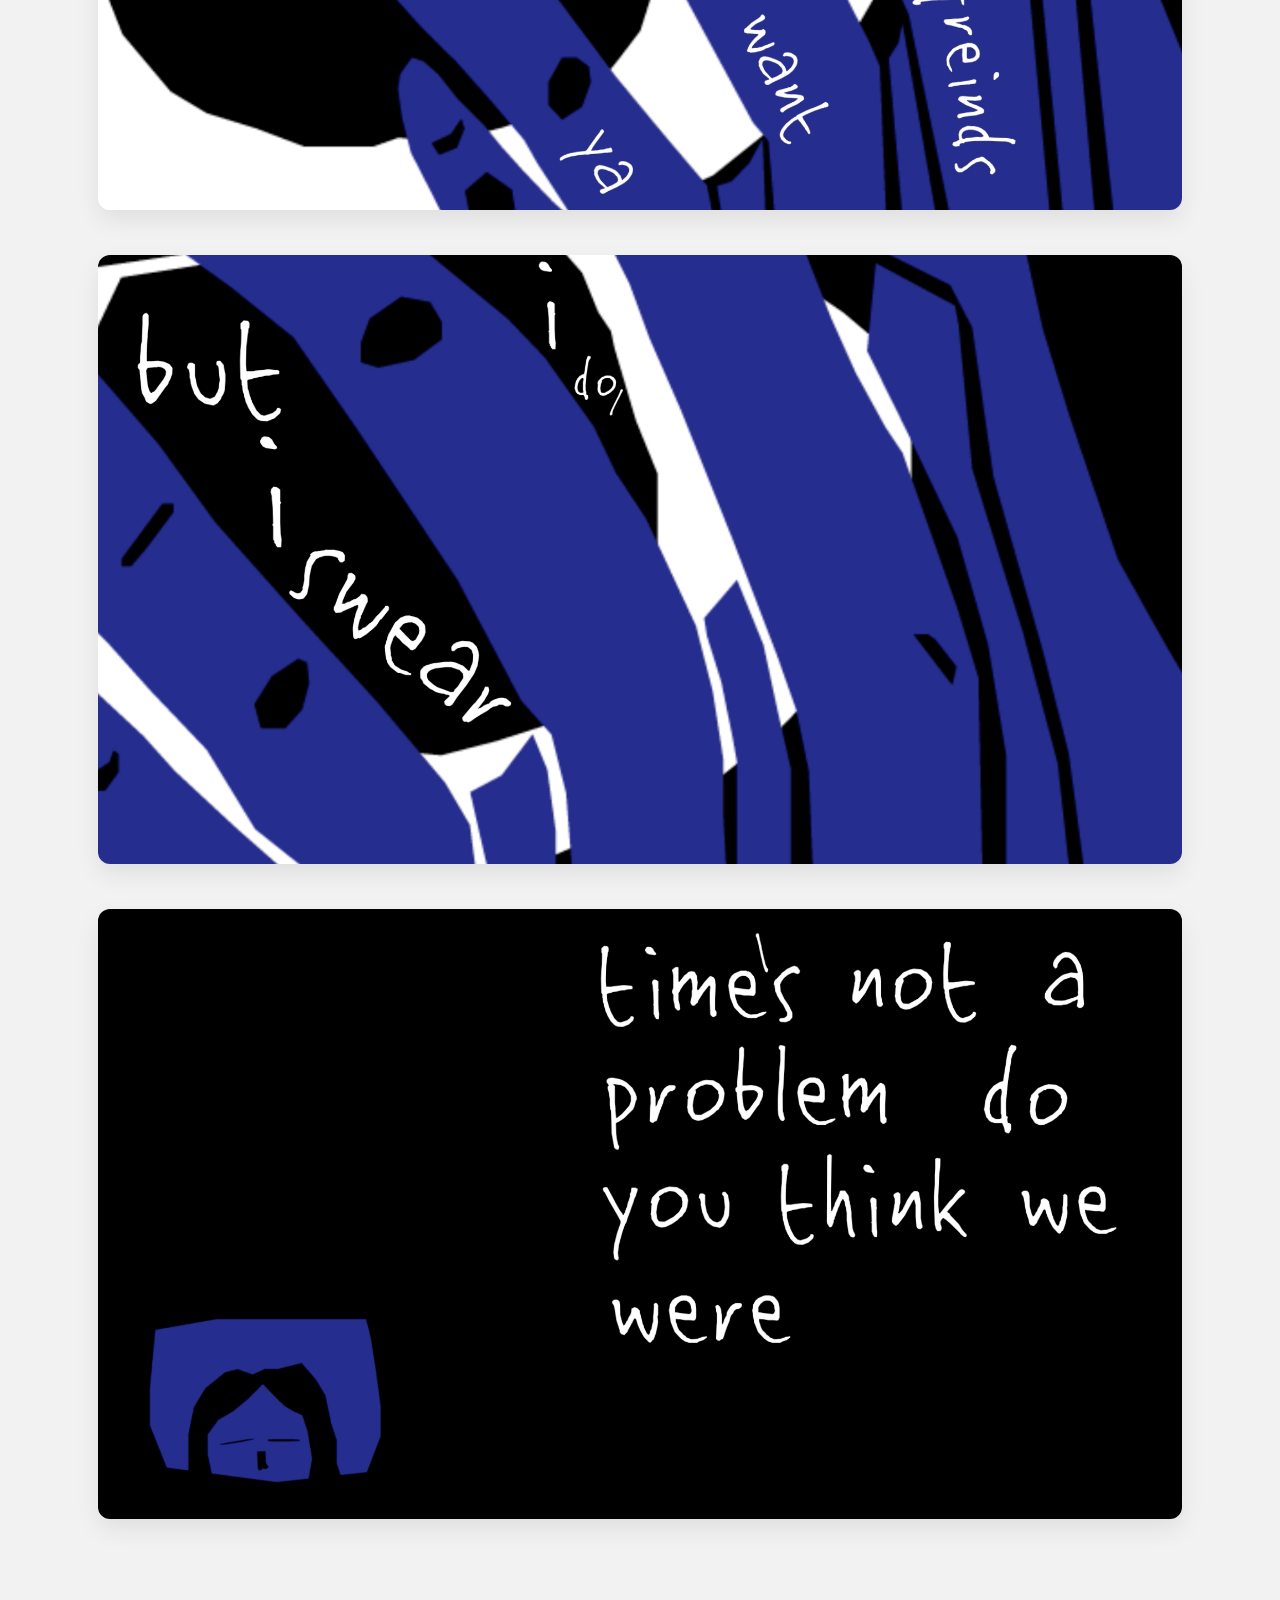
<file: somethoughts.html>
<!DOCTYPE html>
<html lang="en">
<head>
  <meta charset="UTF-8">
  <title>Emilie Lee</title>
  <link rel="stylesheet" href="style.css">
  <link href="https://fonts.googleapis.com/css2?family=Inter:wght@300;400;500;600&display=swap" rel="stylesheet">
</head>
<body>

  <div class="container">
    
    <header class="header">
      <div class="logo">EMILIE LEE</div>
      <nav class="nav">
        <a href="index.html">MY WORKS</a>
        <a href="aboutme.html">ABOUT ME</a>
      </nav>
    </header>

     <a href="index.html" class="back-arrow"></a>

    <header class="title">
    <h1>SOME THOUGHTS AT NIGHT</h1>
    </header>

    <div class="container2">

    <div class="content2">
      <div class="left">
        <h2>2025</h2>
        <h3>Adobe Illustrator</h3>
        <h4>Adobe After Effects</h4>
      </div>

      <div class="right">
        <p>
          This is my lyric video to the song “In My Room” by Chance Peña. 
          The visual style of the piece is inspired by Saul Bass’ 1959 “Anatomy of a Murder” title sequence.
        </p>
      </div>
    </div>

    <div class="image-grid">
      <div class="img-box3">
        <img src="scene_1.jpg" alt="Scene 1">
      </div>
    </div>

    <div class="image-grid">
      <div class="img-box3">
        <img src="scene_2.jpg" alt="Scene 2">
      </div>
    </div>

    <div class="image-grid">
      <div class="img-box3">
        <img src="Scene_3.jpg" alt="Scene 3">
      </div>
    </div>

    <div class="image-grid">
      <div class="img-box3">
        <img src="scene_4.jpg" alt="Scene 4">
      </div>
    </div>

    <div class="image-grid">
      <div class="img-box3">
        <img src="scene_5.jpg" alt="Scene 5">
      </div>
    </div>

    <div class="image-grid">
      <div class="img-box3">
        <img src="scene_6.jpg" alt="Scene 6">
      </div>
    </div>

    <div class="image-grid">
      <div class="img-box3">
        <img src="scene_7.jpg" alt="Scene 7">
      </div>
    </div>

    <div class="image-grid">
      <div class="img-box3">
        <img src="scene_8.jpg" alt="Scene 8">
      </div>
    </div>

    <div class="image-grid">
      <div class="img-box3">
        <img src="scene_9.jpg" alt="Scene 9">
      </div>
    </div>

  </div>
 

</body>
</html>
</file>
<file: style.css>
* {
  margin: 0;
  padding: 0;
  box-sizing: border-box;
}

/* Body */
body {
  font-family: 'Inter', sans-serif;
  background-color:white;

  -webkit-font-smoothing: antialiased;
  -moz-osx-font-smoothing: grayscale;
}

.container {
  min-height: 100vh;
  padding: 5vh 3vw;
  background-color: #f2f2f2;

  display: flex;
  flex-direction: column;
}

/* main page */
.header {
  display: flex;
  justify-content: space-between;
  align-items: center;
  margin-bottom: 6vh;
}

.logo {
  font-size: 14px;
  letter-spacing: 1px;
}

.nav a {
  margin-left: 3vw;
  text-decoration: none;
  color: black;
  font-size: 14px;
}

.content h1{
  font-size: clamp(26px, 3.8vw, 52px);
  font-weight: 400;
  letter-spacing: -0.5px;
  margin-bottom: 2vh;
}

h1 a {
  text-decoration: none;
  color: inherit;
  cursor: pointer;
}

h1 a:hover {
  color: rgba(255, 64, 137, 0.41);
}

header a {
  text-decoration: none;
  color: inherit;
  cursor: pointer;
}

header a:hover {
  color: rgba(255, 64, 137, 0.41);
}

/* individual project pages */
.title{
  font-size: clamp(26px, 3.8vw, 20px);
  color: rgba(255, 64, 137, 0.41);
}

.content2 {
  display: flex;
  justify-content: space-between;
  margin-bottom: 50px;
}

.container2 {
  padding: 40px 60px;
}

.left h2 {
  font-size: clamp(24px, 3vw, 42px);
  margin-bottom: 5px;
}

.left h3 {
  font-size: clamp(24px, 3vw, 42px);
  margin-bottom: 5px;
}

.left h4 {
  font-size: clamp(24px, 3vw, 42px);
  margin-bottom: 5px;
}

.right {
  width: 49%;
  line-height: 1.6;
  color: black;
}

.image-grid {
  display: flex;
  gap: 40px;
}

.img-box {
  flex: 1;
  aspect-ratio: 1 / 1;
  border-radius: 12px;
  margin-bottom: 12px;
  overflow: hidden;
  box-shadow: 0 10px 25px rgba(0, 0, 0, 0.08);
  background: white;
}

.img-box img {
  width: 100%;
  height: 100%;
  object-fit: cover;
  display: block;
}

.img-box2 {
  width: 100%; 
  aspect-ratio: 16 / 9; 
  border-radius: 12px; 
  overflow: hidden; 
  box-shadow: 0 10px 25px rgba(0, 0, 0, 0.08);
  margin-bottom: 45px;
  background: white;
}

.img-box2 img {
  width: 100%;
  height: 100%;
  object-fit: contain;
  display: block;
}

.img-box3 {
  width: 100%; 
  aspect-ratio: 16 / 9; 
  border-radius: 12px; 
  overflow: hidden; 
  box-shadow: 0 10px 25px rgba(0, 0, 0, 0.08);
  margin-bottom: 45px;
  background: white;
}

.img-box3 img {
  width: auto;
  height: 100%;
  display: block;
}

.img-box4 {
  width: 100%; 
  aspect-ratio: 16 / 9; 
  border-radius: 12px; 
  overflow: hidden; 
  box-shadow: 0 10px 25px rgba(0, 0, 0, 0.08);
  margin-bottom: 45px;
  background: black;
}

.img-box4 img {
  width: 100%;
  height: 100%;
  object-fit: contain;
  display: block;
}

.img-box5 {
  flex: 1;
  aspect-ratio: 1 / 1;
  border-radius: 12px;
  margin-bottom: 45px;
  overflow: hidden;
  box-shadow: 0 10px 25px rgba(0, 0, 0, 0.08);
  background: white;
}

.img-box5 img {
  width: 100%;
  height: 100%;
  object-fit: contain;
  display: block;
}

.project {
  text-align: center;
  width: 49%;
  line-height: 1.6;
  color: black;
  margin-bottom: 30px;
}

.back-arrow {
  width: 40px;
  height: 10px;
  margin-bottom: 40px;
  position: relative;
  transform: scale(1.5);
  transform-origin: left center;
  cursor: pointer;
  color: inherit;
}

/* Arrow line */
.back-arrow::after {
  content: "";
  position: absolute;
  top: 50%;
  left: 5px;
  width: 49px;
  height: 2px;
  transform: translateY(-50%);
  background: currentColor;
}

/* Triangle (outline style) */
.back-arrow::before {
  content: "";
  position: absolute;
  top: 50%;
  left: 5px;
  width: 12px;
  height: 12px;
  border-top: 2px solid currentColor;
  border-left: 2px solid currentColor;
  transform: translateY(-50%) rotate(-45deg);
}

.back-arrow:hover {
  color: rgba(255, 64, 137, 0.41);
}

/* about me page*/
.hello {
  font-size: clamp(26px, 3.8vw, 20px);
  color: rgba(255, 64, 137, 0.41);
  margin-bottom: 60px;
}

.about-content {
  display: flex;
  justify-content: space-between;
  gap: 60px;
  flex-wrap: wrap;
}

/* LEFT COLUMN */
.contact {
  flex: 1;
  min-width: 280px;
}

.contact p {
  font-size: clamp(24px, 3vw, 42px);
  margin-bottom: 16px;
}

/* RIGHT COLUMN */
.description {
  flex: 1;
  min-width: 280px;
  font-size: clamp(16px, 2vw, 24px);
  line-height: 1.6;
  color: black;
}
</file>
